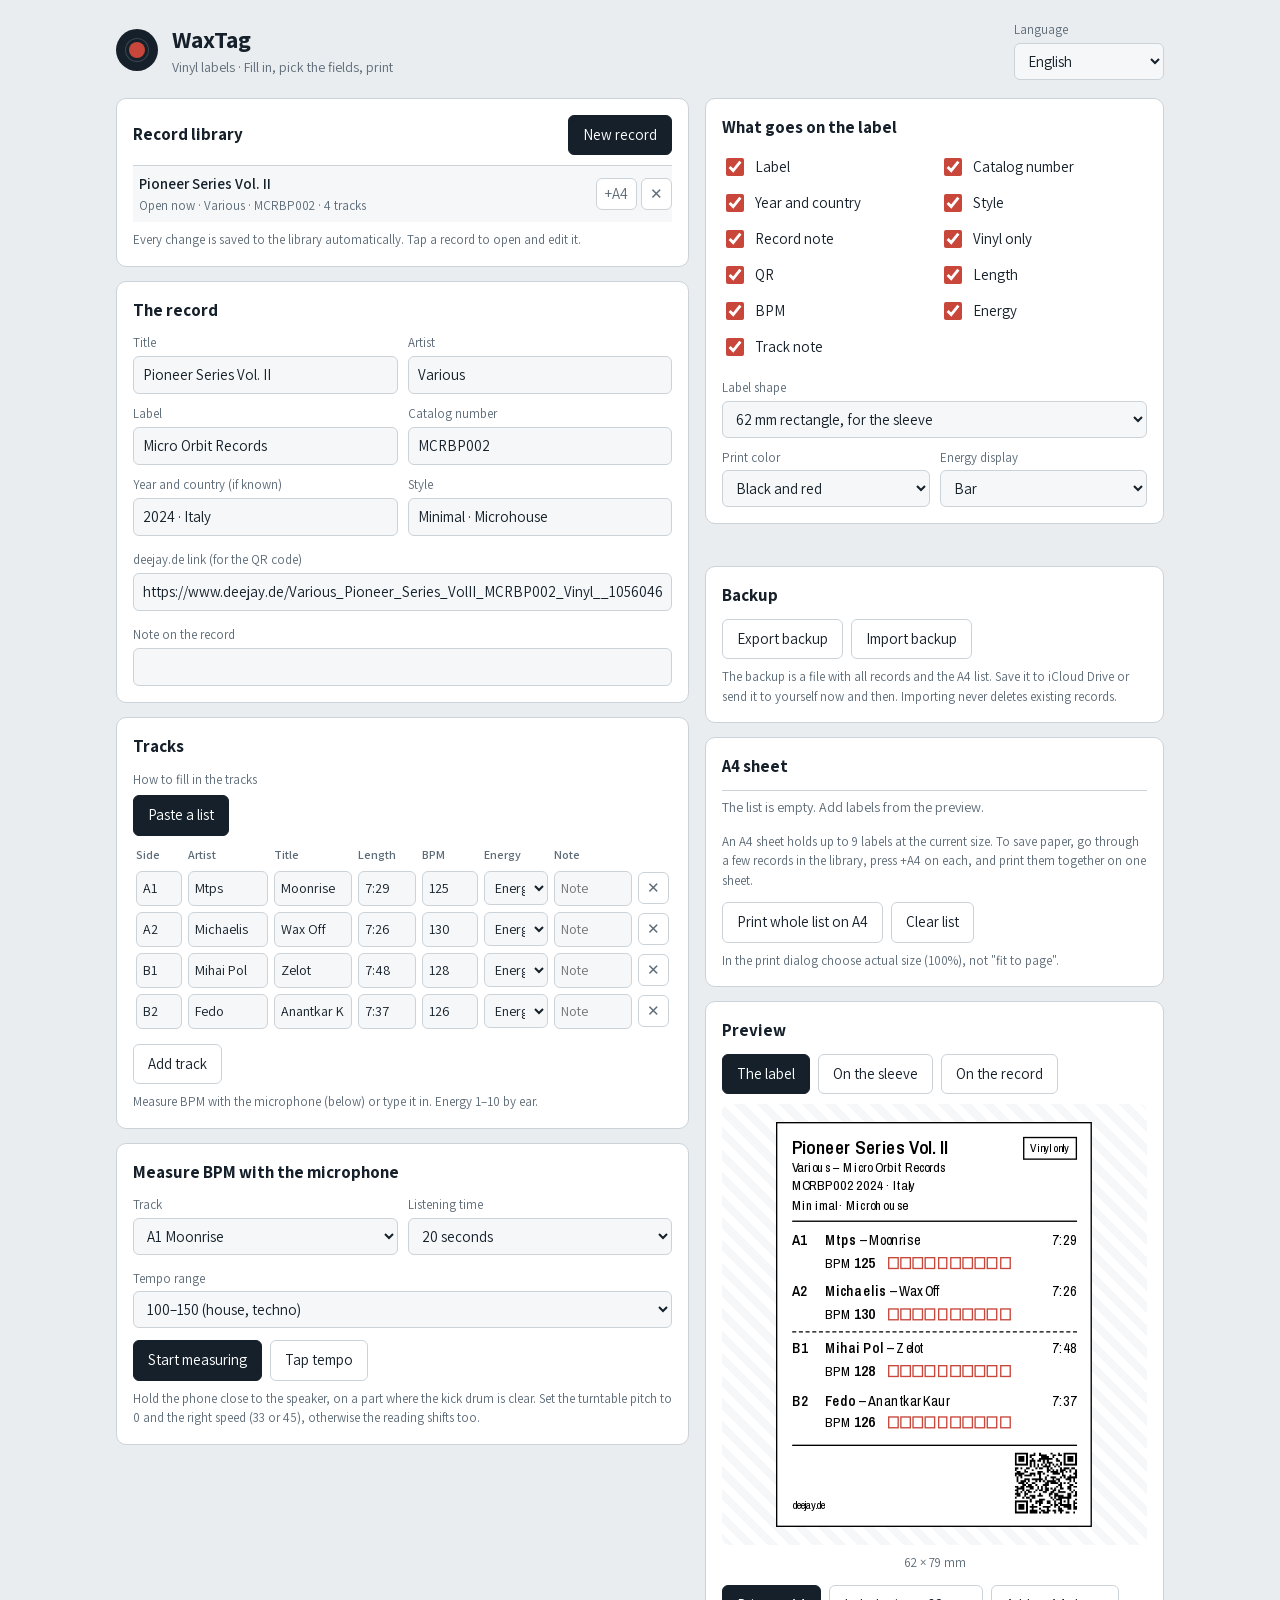
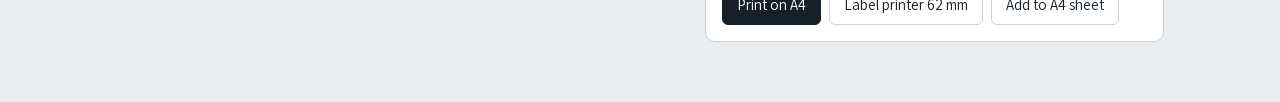
<file: index.html>
<!DOCTYPE html>
<html lang="he" dir="rtl">
<head>
<meta charset="utf-8">
<meta name="viewport" content="width=device-width, initial-scale=1, viewport-fit=cover">
<title>WaxTag</title>
<link href="fonts/fonts.css" rel="stylesheet">
<link rel="manifest" href="manifest.webmanifest">
<link rel="icon" href="icons/icon.svg" type="image/svg+xml">
<link rel="icon" href="icons/icon-32.png" sizes="32x32" type="image/png">
<link rel="apple-touch-icon" href="icons/icon-180.png">
<meta name="theme-color" content="#16202A">
<meta name="apple-mobile-web-app-capable" content="yes">
<meta name="mobile-web-app-capable" content="yes">
<meta name="apple-mobile-web-app-title" content="WaxTag">
<meta name="description" content="Labels for your records: tracks, BPM measured with the microphone, and print-ready stickers.">
<script src="vendor/qrcode.min.js"></script>
<script>
// iOS app: WKWebView ignores window.print(), so hand printing to the native side (AppViewController.swift)
(()=>{const orig=window.print.bind(window);window.print=()=>{const h=window.webkit&&window.webkit.messageHandlers&&window.webkit.messageHandlers.nativePrint;h?h.postMessage(null):orig()}})();
</script>
<style>
:root{--bg:#E9EDF0;--panel:#FFFFFF;--ink:#16202A;--muted:#5E6C78;--line:#CBD3D9;--red:#C8463A;--field:#F5F7F8}
@media (prefers-color-scheme: dark){:root:not([data-theme="light"]){--bg:#12181D;--panel:#1B232A;--ink:#E6EBEF;--muted:#98A6B1;--line:#2E3A43;--field:#151C22}}
:root[data-theme="dark"]{--bg:#12181D;--panel:#1B232A;--ink:#E6EBEF;--muted:#98A6B1;--line:#2E3A43;--field:#151C22}
*{box-sizing:border-box}
body{margin:0;background:var(--bg);color:var(--ink);font-family:Assistant,"Noto Sans JP","Hiragino Sans","Segoe UI",Arial,sans-serif;font-size:16px;line-height:1.5}
.wrap{max-width:1080px;margin:0 auto;padding:max(20px,env(safe-area-inset-top)) 16px 60px}
header{display:flex;align-items:center;gap:14px;margin-bottom:18px;flex-wrap:wrap}
.disc{width:42px;height:42px;border-radius:50%;background:#16202A;display:grid;place-items:center;flex:none}
header .disc>span{width:16px;height:16px;border-radius:50%;background:var(--red);box-shadow:0 0 0 3px #16202A,0 0 0 4px #3a4650}
h1{font-size:24px;margin:0;font-weight:700}
.sub{color:var(--muted);font-size:14px;margin:0}
.langbox{margin-inline-start:auto;min-width:140px}
.grid{display:grid;grid-template-columns:minmax(0,1.25fr) minmax(0,1fr);gap:16px;align-items:start}
@media (max-width:860px){.grid{grid-template-columns:1fr}}
.panel{background:var(--panel);border:1px solid var(--line);border-radius:10px;padding:16px}
.panel h2{font-size:17px;margin:0 0 10px;font-weight:700}
.row{display:grid;grid-template-columns:repeat(2,minmax(0,1fr));gap:10px}
label.f{display:block;font-size:13px;color:var(--muted)}
input[type=text],input[type=url],select{width:100%;font:inherit;font-size:15px;color:var(--ink);background:var(--field);border:1px solid var(--line);border-radius:6px;padding:7px 9px;margin-top:3px}
input:focus-visible,select:focus-visible,button:focus-visible{outline:2px solid var(--red);outline-offset:1px}
.tracks{width:100%;border-collapse:collapse;margin-top:6px}
.tracks th{font-size:12px;color:var(--muted);font-weight:600;text-align:start;padding:4px 3px}
.tracks td{padding:3px}
.tracks input,.tracks select{margin-top:0;padding:6px;font-size:14px}
.tscroll{overflow-x:auto}
@media (max-width:900px){
  .tracks thead{display:none}
  .tracks,.tracks tbody{display:block}
  .tracks tr{display:grid;grid-template-columns:repeat(11,minmax(0,1fr)) 34px;gap:6px;padding:8px 0;border-top:1px solid var(--line)}
  .tracks tr:first-child{border-top:0}
  .tracks td{padding:0;min-width:0}
  .tracks td:nth-child(1){grid-column:span 2}
  .tracks td:nth-child(2),.tracks td:nth-child(3){grid-column:span 5}
  .tracks td:nth-child(4){grid-column:span 2}
  .tracks td:nth-child(5){grid-column:span 2}
  .tracks td:nth-child(6){grid-column:span 3}
  .tracks td:nth-child(7){grid-column:span 4}
  .tracks td:nth-child(8){grid-column:span 1;display:flex;justify-content:center}
  .tracks td:nth-child(8) .x{padding:4px 0;width:34px}
  .tracks input,.tracks select{width:100%}
}
button{font:inherit;font-size:15px;border-radius:6px;padding:8px 14px;border:1px solid var(--line);background:var(--panel);color:var(--ink);cursor:pointer}
button:disabled{opacity:.5;cursor:default}
button.main{background:#16202A;color:#fff;border-color:#16202A}
:root[data-theme="dark"] button.main{background:#E6EBEF;color:#16202A;border-color:#E6EBEF}
@media (prefers-color-scheme: dark){:root:not([data-theme="light"]) button.main{background:#E6EBEF;color:#16202A;border-color:#E6EBEF}}
button.x{padding:4px 8px;color:var(--muted)}
.btns{display:flex;flex-wrap:wrap;gap:8px;margin-top:12px}
.toggles{display:grid;grid-template-columns:repeat(2,minmax(0,1fr));gap:2px 10px}
.toggles label{display:flex;align-items:center;gap:8px;padding:5px 0;font-size:15px;cursor:pointer}
.toggles input{width:18px;height:18px;accent-color:var(--red)}
.gap{height:14px}
.stage{background:repeating-linear-gradient(45deg,var(--field) 0 8px,var(--panel) 8px 16px);border-radius:8px;padding:18px;display:flex;justify-content:center;overflow:auto}
.scale{transform:scale(1.35);transform-origin:top center}
.size{font-size:13px;color:var(--muted);text-align:center;margin-top:8px}
.queue{list-style:none;margin:8px 0 0;padding:0}
.queue li{display:flex;justify-content:space-between;align-items:center;border-top:1px solid var(--line);padding:6px 0;font-size:14px}
.hint{font-size:13px;color:var(--muted);margin:8px 0 0}
/* a strip behind the status bar, so scrolled content never runs under the clock */
body::before{content:"";position:fixed;top:0;left:0;right:0;height:env(safe-area-inset-top);background:var(--bg);z-index:7}
#nav{display:none}
body.steps #nav{display:flex;position:fixed;inset-inline-start:0;inset-inline-end:0;bottom:0;gap:10px;align-items:center;
  background:var(--panel);border-top:1px solid var(--line);padding:10px 12px calc(10px + env(safe-area-inset-bottom));z-index:6}
#nav .mid{flex:1;min-width:0;text-align:center}
#nav .name{font-weight:700;font-size:15px}
#nav .num{font-size:12px;color:var(--muted)}
.dots{display:flex;gap:4px;justify-content:center;margin-top:4px}
.dot{width:16px;height:16px;display:grid;place-items:center}
.dot::before{content:"";width:9px;height:9px;border-radius:50%;border:1px solid var(--line);background:var(--field)}
.dot.on::before{background:var(--red);border-color:var(--red)}
body.steps [data-step]{display:none}
body.steps [data-step].on{display:block}
body.steps .gap{display:none}
body.steps .wrap{padding-bottom:110px}
body.steps .grid{grid-template-columns:1fr}
#viewSel button[aria-pressed="true"]{background:#16202A;color:#fff;border-color:#16202A}
:root[data-theme="dark"] #viewSel button[aria-pressed="true"]{background:#E6EBEF;color:#16202A;border-color:#E6EBEF}
@media (prefers-color-scheme: dark){:root:not([data-theme="light"]) #viewSel button[aria-pressed="true"]{background:#E6EBEF;color:#16202A;border-color:#E6EBEF}}
#mock{width:100%;overflow:hidden}
.mock{position:relative;margin:0 auto;border-radius:2px;max-width:100%}
.mock .lblwrap{position:absolute;transform-origin:top left}
.sleeve{background:linear-gradient(135deg,#d9d2c5,#efeae0);box-shadow:inset 0 0 0 1px rgba(0,0,0,.25),0 2px 10px rgba(0,0,0,.25)}
.sleeve .spine{position:absolute;inset-inline-start:0;top:0;bottom:0;background:rgba(0,0,0,.12)}
.mockdisc{background:radial-gradient(circle at 50% 50%,#1b1b1b 0 12%,#111 12% 13%,#1d1d1d 13% 100%);border-radius:50%;
  box-shadow:0 2px 10px rgba(0,0,0,.35)}
.mockdisc .center{position:absolute;border-radius:50%;background:#C8463A;left:50%;top:50%;transform:translate(-50%,-50%)}
.mockdisc .hole{position:absolute;border-radius:50%;background:var(--panel);left:50%;top:50%;transform:translate(-50%,-50%)}
.modal{position:fixed;inset:0;background:rgba(0,0,0,.45);display:flex;align-items:center;justify-content:center;padding:16px;z-index:10}
.modal .box{background:var(--panel);border:1px solid var(--line);border-radius:10px;padding:16px;max-width:520px;width:100%;max-height:85vh;overflow:auto}
.modal h2{margin:0 0 6px}
.scanlist{list-style:none;margin:10px 0 0;padding:0}
.scanlist li{display:flex;align-items:center;gap:8px;border-top:1px solid var(--line);padding:7px 0}
.scanlist input[type=checkbox]{width:18px;height:18px;accent-color:var(--red);flex:none}
.scanlist .p{font-weight:600;width:28px;flex:none}
.scanlist .n{flex:1;min-width:0;font-size:15px}
.scanlist .n b{font-weight:600}
.scanlist .t{color:var(--muted);font-size:14px}
.phead{display:flex;justify-content:space-between;align-items:center;gap:10px;margin-bottom:10px}
.phead h2{margin:0}
.lib{list-style:none;margin:8px 0 0;padding:0;max-height:320px;overflow-y:auto}
.lib li{display:flex;align-items:center;gap:4px;border-top:1px solid var(--line)}
.lib li.cur{background:var(--field)}
.lib .open{flex:1;min-width:0;text-align:start;border:0;background:none;padding:7px 6px;border-radius:0;display:block}
.lib .open b{display:block;font-weight:600;white-space:nowrap;overflow:hidden;text-overflow:ellipsis}
.lib .meta{display:block;font-size:13px;color:var(--muted);white-space:nowrap;overflow:hidden;text-overflow:ellipsis}
.lib .x{flex:none}
.bar{height:10px;background:var(--field);border:1px solid var(--line);border-radius:5px;margin-top:6px;overflow:hidden}

.lbl{width:62mm;background:#fff;color:#000;padding:2.6mm 2.8mm 2.4mm;direction:ltr;text-align:left;font-family:"Archivo Narrow","Arial Narrow","Noto Sans JP","Hiragino Sans",Arial,sans-serif;border:0.3mm solid #000}
.lbl .top{display:flex;justify-content:space-between;align-items:flex-start;gap:2mm}
.lbl .t{font-size:10.5pt;font-weight:600;line-height:1.15}
.lbl .m{font-size:7.5pt;line-height:1.3}
.lbl .vo{font-size:6.5pt;border:0.25mm solid #000;padding:0.3mm 1.2mm;white-space:nowrap}
.lbl .rule{border-bottom:0.45mm solid #000;margin:1.4mm 0 0.8mm}
.lbl .tr{padding:0.9mm 0}
.lbl .tr.sideend{border-bottom:0.25mm dashed #000;margin-bottom:0.5mm}
.lbl .l1{display:flex;gap:1.5mm;font-size:8pt;line-height:1.25}
.lbl .pos{font-weight:600;width:5mm;flex:none}
.lbl .nm{flex:1;min-width:0;white-space:nowrap;overflow:hidden;text-overflow:ellipsis}
.lbl .nm b{font-weight:600}
.lbl .l2{display:flex;align-items:center;gap:2.5mm;font-size:7.5pt;margin:0.4mm 0 0 6.5mm}
.lbl .bpm b{font-weight:600;font-size:8.5pt}
.lbl .note{font-style:italic}
.lbl.round{position:relative;width:95mm;height:95mm;border-radius:50%;padding:0;border-width:0.3mm;
  display:flex;flex-direction:column;align-items:center;justify-content:center;text-align:center;overflow:hidden}
.lbl.round .half{position:absolute;left:50%;transform:translateX(-50%);width:66mm;max-height:33mm;overflow:hidden;
  display:flex;flex-direction:column}
.lbl.round .half.up{bottom:calc(50% + 5.5mm);justify-content:flex-end}
.lbl.round .half.down{top:calc(50% + 5.5mm);justify-content:flex-start}
.lbl.round .holegap{display:none}
.lbl.round .top{justify-content:center}
.lbl.round .t{font-size:9pt}
.lbl.round .m{font-size:6.8pt}
.lbl.round .rule{margin:1.2mm 0 0}
.lbl.round .l1,.lbl.round .l2{font-size:6.6pt;line-height:1.15}
.lbl.round .tr{padding:0.45mm 0}
.lbl.round .l2{margin-top:0.2mm}
.lbl.round .en i{width:1.8mm;height:1.9mm}
.lbl.round .l1{justify-content:center;gap:2mm}
.lbl.round .nm{flex:0 1 auto;max-width:44mm}
.lbl.round .pos{width:auto}
.lbl.round .l2{margin-left:0;justify-content:flex-start}
.lbl.round .foot{margin-top:1mm;padding-top:0.8mm}
.lbl.round .qr{width:9mm;height:9mm}
.lbl.round .qr img,.lbl.round .qr canvas{width:9mm!important;height:9mm!important}
.lbl.round .vo{font-size:5.8pt}
.lbl.round .hole{position:absolute;width:7.3mm;height:7.3mm;border-radius:50%;border:0.25mm dashed #000;
  left:50%;top:50%;transform:translate(-50%,-50%);z-index:1}
.lbl .l2{flex-wrap:wrap}
.lbl .blank{display:inline-block;width:7mm;border-bottom:0.25mm solid #000}
.lbl .en{display:flex;gap:0.35mm}
.lbl .en i{display:block;width:2.1mm;height:2.3mm;border:0.22mm solid #000}
.lbl .en i.on{background:#000}
.lbl.red .en i{border-color:#C8463A}
.lbl.red .en i.on{background:#C8463A}
.lbl.red .ennum{color:#C8463A}
.lbl .foot{display:flex;justify-content:space-between;align-items:flex-end;border-top:0.45mm solid #000;margin-top:1.2mm;padding-top:1.2mm}
.lbl .foot .m{font-size:6.5pt}
.lbl .qr{width:12mm;height:12mm}
.lbl .qr img,.lbl .qr canvas{width:12mm!important;height:12mm!important;display:block}
#print{display:none}
@media print{
  html,body{background:#fff;margin:0;padding:0;height:auto;overflow:hidden}
  .wrap,#nav,.modal{display:none!important}   /* nothing from the app UI reaches the paper */
  #print{display:block}
  .sheet{position:relative;width:210mm;page-break-after:always;overflow:hidden}
  .sheet:last-child{page-break-after:auto} /* no blank page at the end */
  .cell{position:absolute;outline:0.25mm dashed #444}
  .cell.roundcell{outline:none;border:0.25mm dashed #444;border-radius:50%}
  .cell .lbl,.single .lbl{border:none}
  .tick{position:absolute;background:#000}
  .corner{position:absolute;border:0 solid #000}
  .credit{position:absolute;left:0;right:0;text-align:center;font-family:"Archivo Narrow",Arial,sans-serif;font-size:7pt;color:#555}
}
</style>
<style id="pagesize"></style>
</head>
<body>
<div class="wrap">
<header>
  <div class="disc" aria-hidden="true"><span></span></div>
  <div><h1 data-i="app_title"></h1><p class="sub" data-i="app_sub"></p></div>
  <label class="f langbox"><span data-i="lang"></span><select id="langSel"></select></label>
</header>
<div class="grid">
<div>
  <section class="panel" data-step="0">
    <div class="phead"><h2 data-i="lib_h"></h2><button class="main" id="newRec" data-i="new_rec"></button></div>
    <input type="text" id="libSearch" dir="auto" style="display:none">
    <ul class="lib" id="lib"></ul>
    <p class="hint" data-i="lib_hint"></p>
  </section>
  <div class="gap"></div>
  <section class="panel" data-step="1">
    <h2 data-i="rec_h"></h2>
    <div class="row">
      <label class="f"><span data-i="f_title"></span><input type="text" id="title" dir="auto"></label>
      <label class="f"><span data-i="f_artist"></span><input type="text" id="artist" dir="auto"></label>
      <label class="f"><span data-i="f_label"></span><input type="text" id="label" dir="auto"></label>
      <label class="f"><span data-i="f_cat"></span><input type="text" id="cat" dir="ltr"></label>
      <label class="f"><span data-i="f_year"></span><input type="text" id="year" dir="auto"></label>
      <label class="f"><span data-i="f_style"></span><input type="text" id="style" dir="auto"></label>
    </div>
    <div class="gap"></div>
    <label class="f"><span data-i="f_link"></span><input type="url" id="link" dir="ltr"></label>
    <div class="gap"></div>
    <label class="f"><span data-i="f_note"></span><input type="text" id="note" dir="auto"></label>
  </section>
  <div class="gap"></div>
  <section class="panel" data-step="2">
    <h2 data-i="tracks_h"></h2>
    <p class="hint" style="margin-top:0" data-i="fill_from"></p>
    <div class="btns" style="margin-top:6px"><button class="main" id="scanBtn" data-i="scan" style="display:none"></button><button class="main" id="pasteBtn" data-i="paste"></button></div>
    <p class="hint" data-i="scan_hint" id="scanHint" style="display:none"></p>
    <div class="tscroll">
    <table class="tracks">
      <thead><tr><th style="width:52px" data-i="th_side"></th><th data-i="th_artist"></th><th data-i="th_title"></th><th style="width:64px" data-i="th_time"></th><th style="width:62px">BPM</th><th style="width:70px" data-i="th_energy"></th><th data-i="th_note"></th><th style="width:34px"></th></tr></thead>
      <tbody id="tbody"></tbody>
    </table>
    </div>
    <div class="btns"><button id="addTrack" data-i="add_track"></button></div>
    <p class="hint" data-i="tracks_hint"></p>
  </section>
  <div class="gap"></div>
  <section class="panel" data-step="3">
    <h2 data-i="mic_h"></h2>
    <div class="row">
      <label class="f"><span data-i="m_track"></span><select id="mTrack"></select></label>
      <label class="f"><span data-i="m_dur"></span><select id="mDur"><option value="15"></option><option value="20" selected></option><option value="30"></option></select></label>
    </div>
    <div class="gap"></div>
    <label class="f"><span data-i="m_range"></span><select id="mRange"><option value="100-150" data-i="r_house" selected></option><option value="80-120" data-i="r_down"></option><option value="130-180" data-i="r_fast"></option></select></label>
    <div class="btns"><button class="main" id="mStart" data-i="m_start"></button><button id="tap" data-i="tap"></button></div>
    <div id="mLive" style="display:none;margin-top:12px">
      <div style="display:flex;justify-content:space-between;font-size:14px"><span data-i="listening"></span><span id="mLeft"></span></div>
      <div class="bar"><div id="mLevel" style="height:100%;width:0;background:var(--red);transition:width 80ms"></div></div>
      <div style="height:4px;background:var(--field);border-radius:2px;margin-top:6px;overflow:hidden"><div id="mProg" style="height:100%;width:0;background:var(--muted)"></div></div>
    </div>
    <div id="mResult" style="display:none;margin-top:12px;border-top:1px solid var(--line);padding-top:12px">
      <div style="display:flex;align-items:baseline;gap:10px"><span id="mBpm" style="font-size:40px;font-weight:700;line-height:1" dir="ltr"></span><span id="mUnit" style="color:var(--muted)">BPM</span><span id="mExact" style="color:var(--muted);font-size:13px" dir="ltr"></span></div>
      <div id="mConf" style="font-size:14px;margin-top:6px"></div>
      <div class="btns"><button class="main" id="mUse"></button><button id="mAgain" data-i="m_again"></button></div>
    </div>
    <p class="hint" data-i="mic_hint"></p>
  </section>
</div>
<div>
  <section class="panel" data-step="4">
    <h2 data-i="show_h"></h2>
    <div class="toggles" id="toggles"></div>
    <div class="gap"></div>
    <div class="row">
      <label class="f" style="grid-column:1/-1"><span data-i="f_shape"></span><select id="shape"><option value="rect" data-i="shape_rect"></option><option value="round" data-i="shape_round"></option></select></label>
      <label class="f"><span data-i="f_color"></span><select id="color"><option value="black" data-i="c_black"></option><option value="red" data-i="c_red"></option></select></label>
      <label class="f"><span data-i="f_enmode"></span><select id="enmode"><option value="bar" data-i="en_bar"></option><option value="num" data-i="en_num"></option></select></label>
    </div>
  </section>
  <div class="gap"></div>

  <div class="gap"></div>

  <div class="gap"></div>
  <section class="panel" data-step="0">
    <h2 data-i="backup_h"></h2>
    <div class="btns" style="margin-top:0"><button id="exportB" data-i="export"></button><button id="importB" data-i="import"></button></div>
    <input type="file" id="importFile" accept="application/json,.json" style="display:none">
    <p class="hint" data-i="backup_hint"></p>
  </section>
  <div class="gap"></div>
  <section class="panel" data-step="5">
    <h2 data-i="a4_h"></h2>
    <ul class="queue" id="queue"></ul>
    <p class="hint" id="a4Status"></p>
    <div class="btns"><button id="printA4" data-i="print_all"></button><button id="clearQ" data-i="clear"></button></div>
    <p class="hint" data-i="a4_hint"></p>
  </section>
  <div class="gap"></div>
  <section class="panel" data-step="5">
    <h2 data-i="preview_h"></h2>
    <div class="btns" id="viewSel" style="margin:0 0 10px">
      <button data-view="flat" data-i="view_flat"></button>
      <button data-view="sleeve" data-i="view_sleeve"></button>
      <button data-view="disc" data-i="view_disc"></button>
    </div>
    <div class="stage" id="stage"><div class="scale" id="scaleBox"><div id="preview"></div></div></div>
    <div id="mock" style="display:none"></div>
    <p class="hint" id="mockHint" data-i="mock_hint" style="display:none"></p>
    <p class="hint" id="holeHint" data-i="hole_hint" style="display:none"></p>
    <p class="hint" id="roundFull" style="display:none;color:var(--red)"></p>
    <div class="size" id="size"></div>
    <div class="btns">
      <button class="main" id="printA4b" data-i="print_a4"></button>
      <button id="printOne" data-i="print_label"></button>
      <button id="addQueue" data-i="add_queue"></button>
    </div>
  </section>
</div>
</div>
</div>
<nav id="nav" aria-label="steps">
  <button id="prev" data-i="back"></button>
  <div class="mid"><div class="name" id="stepName"></div><div class="num" id="stepNum"></div><div class="dots" id="dots"></div></div>
  <button class="main" id="next" data-i="next"></button>
</nav>
<div id="print"></div>
<script>
const I18N={
he:{dir:"rtl",name:"עברית",lang:"שפה",app_title:"WaxTag",app_sub:"מדבקות לתקליטים · ממלאים, בוחרים מה מופיע, ומדפיסים",rec_h:"התקליט",f_title:"שם התקליט",f_artist:"אמן",f_label:"לייבל",f_cat:"מספר קטלוגי",f_year:"שנה ומדינה (אם ידוע)",f_style:"סגנון",f_link:"קישור ל-deejay.de (ל-QR)",tracks_h:"הטראקים",th_side:"צד",th_artist:"אמן",th_title:"שם",th_time:"משך",th_energy:"אנרגיה",add_track:"הוספת טראק",del_track:"מחיקת טראק",tracks_hint:"את ה-BPM אפשר למדוד במיקרופון (למטה) או להקליד ידנית. אנרגיה 1–10 לפי האוזן שלך.",mic_h:"מדידת BPM במיקרופון",m_track:"טראק",m_dur:"משך האזנה",dur:"{n} שניות",m_range:"טווח קצב",r_house:"100–150 (האוס, טכנו)",r_down:"80–120 (דאון-טמפו, היפ הופ)",r_fast:"130–180 (טראנס, דראם אנד בס)",m_start:"התחל מדידה",tap:"הקשה בקצב",listening:"מקשיב…",left:"{n} שנ׳",m_again:"מדידה חוזרת",use:"הכנס ל-{p}",conf_high:"ביטחון גבוה",conf_mid:"ביטחון בינוני. כדאי למדוד שוב בקטע עם תוף ברור.",conf_low:"ביטחון נמוך. מדוד שוב, קרוב יותר לרמקול, או השתמש בהקשה בקצב.",silent:"כמעט לא נשמע צליל. קרב את הטלפון לרמקול והגבר את הווליום.",mic_denied:"אין גישה למיקרופון. אשר גישה בדפדפן, ואם זה לא עוזר פתח את הקישור ישירות בספארי או בכרום.",mic_unavail:"המיקרופון לא זמין בתצוגה הזו. פתח את הקישור ישירות בדפדפן של הטלפון.",tap_note:"לפי ההקשות שלך. המשך להקיש כדי לדייק.",mic_hint:"שים את הטלפון קרוב לרמקול, בקטע שהתוף הבסיסי נשמע בו ברור. הפיץ' בפטיפון על 0 ומהירות נכונה (33 או 45), אחרת גם המדידה תזוז.",show_h:"מה יופיע על המדבקה",f_color:"צבע הדפסה",c_black:"שחור בלבד",c_red:"שחור ואדום",f_enmode:"הצגת אנרגיה",en_bar:"פס",en_num:"מספר",preview_h:"תצוגה",size:"62 × {h} מ\"מ",print_a4:"הדפסה על דף A4",print_label:"מדפסת מדבקות 62 מ\"מ",add_queue:"הוספה לדף A4",a4_h:"דף A4",queue_empty:"הרשימה ריקה. הוסף מדבקות מהתצוגה.",print_all:"הדפסת כל הרשימה על A4",clear:"ניקוי הרשימה",a4_hint:"בחלון ההדפסה בוחרים גודל אמיתי (100%), לא \"התאמה לדף\".",remove:"הסרה",lib_h:"ספריית התקליטים",new_rec:"תקליט חדש",search:"חיפוש…",untitled:"ללא שם",n_tracks:"{n} טראקים",now_open:"פתוח עכשיו",add_a4:"הוספה לדף A4",del_rec:"מחיקת התקליט",del_confirm:"למחוק את \"{n}\" מהספרייה?",added_a4:"נוסף לדף A4",lib_hint:"כל שינוי נשמר אוטומטית בספרייה. לוחצים על תקליט כדי לפתוח ולערוך אותו.",backup_h:"גיבוי",export:"ייצוא גיבוי",import:"ייבוא גיבוי",backup_hint:"הגיבוי הוא קובץ עם כל התקליטים ורשימת A4. כדאי לשמור אותו ב-iCloud Drive או לשלוח לעצמך מדי פעם. בייבוא, תקליטים קיימים לא נמחקים.",import_done:"הגיבוי נטען: נוספו {a} תקליטים, עודכנו {u}.",import_bad:"הקובץ הזה לא נראה כמו גיבוי של האפליקציה.",mic_denied_app:"אין גישה למיקרופון. אשר גישה בהגדרות של האייפון, תחת האפליקציה הזו, ונסה שוב.",scan:"צילום רשימת הטראקים",scan_hint:"מצלמים את גב העטיפה או את התווית של התקליט. הטקסט נקרא במכשיר עצמו, בלי אינטרנט, ואפשר לתקן הכול לפני שמוסיפים.",scan_camera:"צילום",scan_library:"בחירה מהתמונות",cancel:"ביטול",scan_wait:"קורא את התמונה…",scan_title:"הטראקים שזוהו",scan_none:"לא זוהו טראקים בתמונה. נסה שוב מקרוב, בתאורה טובה ובלי זווית.",scan_replace:"החלפת הרשימה",scan_append:"הוספה לרשימה",scan_sel:"מסומנים: {n}",paste:"הדבקת רשימה",paste_title:"הדבקת רשימה",paste_ph:"מדביקים כאן את רשימת הטראקים מ-Beatport, מ-Traxsource, מ-Discogs, מ-deejay.de או ממייל הרכישה",paste_hint:"אפשר להעתיק את רשימת הטראקים מהאתר שקנית בו, להדביק, ולתקן מה שצריך. אם יש BPM ברשימה, הוא ייכנס אוטומטית.",paste_do:"פירוק הרשימה",f_note:"הערה על התקליט",th_note:"הערה",type_in:"הקלדה ידנית",fill_from:"איך למלא את הטראקים",s_lib:"ספרייה",s_rec:"התקליט",s_tracks:"טראקים",s_mic:"BPM",s_label:"המדבקה",s_print:"הדפסה",back:"הקודם",next:"הבא",step_of:"שלב {a} מתוך {b}",view_flat:"המדבקה",view_sleeve:"על העטיפה",view_disc:"על התקליט",mock_hint:"כך המדבקה נראית בגודל אמיתי ביחס לעטיפה ולתקליט, לפני שמדפיסים.",rec_found:"פרטי התקליט שזוהו",scan_nothing:"לא זוהו פרטים בתמונה.",made_with:"נוצר ב{app}",cut_hint:"גוזרים לאורך הקווים המקווקווים.",a4_fill:"בדף A4 אחד נכנסות עד {per} מדבקות בגודל הנוכחי. כדי לחסוך בנייר, אפשר לעבור על כמה תקליטים בספרייה, ללחוץ +A4 על כל אחד, ולהדפיס את כולם יחד על אותו דף.",a4_status:"ברשימה: {n} · דפים: {pages} · פנוי בדף האחרון: {free}. אפשר להוסיף עוד תקליטים לפני ההדפסה.",a4_full:"ברשימה: {n} · דפים: {pages}, מלאים.",f_shape:"צורת המדבקה",shape_rect:"מלבן 62 מ\"מ, לעטיפה",shape_round:"עיגול 95 מ\"מ, לתווית התקליט",size_round:"קוטר {d} מ\"מ",hole_hint:"החור במרכז מסומן בקו מקווקו. נוקבים אותו לפני ההדבקה, אחרת המדבקה לא תיכנס על הציר.",round_full:"התוכן לא נכנס במדבקה העגולה. כבה שדות (למשל QR או אנרגיה), קצר שמות, או עבור למדבקה מלבנית.",
 fl:{label:"לייבל",cat:"מספר קטלוגי",year:"שנה ומדינה",style:"סגנון",vo:"Vinyl only",qr:"QR",time:"משך",bpm:"BPM",energy:"אנרגיה",note:"הערה לטראק",rnote:"הערה לתקליט"}},
en:{dir:"ltr",name:"English",lang:"Language",app_title:"WaxTag",app_sub:"Vinyl labels · Fill in, pick the fields, print",rec_h:"The record",f_title:"Title",f_artist:"Artist",f_label:"Label",f_cat:"Catalog number",f_year:"Year and country (if known)",f_style:"Style",f_link:"deejay.de link (for the QR code)",tracks_h:"Tracks",th_side:"Side",th_artist:"Artist",th_title:"Title",th_time:"Length",th_energy:"Energy",add_track:"Add track",del_track:"Delete track",tracks_hint:"Measure BPM with the microphone (below) or type it in. Energy 1–10 by ear.",mic_h:"Measure BPM with the microphone",m_track:"Track",m_dur:"Listening time",dur:"{n} seconds",m_range:"Tempo range",r_house:"100–150 (house, techno)",r_down:"80–120 (downtempo, hip hop)",r_fast:"130–180 (trance, drum and bass)",m_start:"Start measuring",tap:"Tap tempo",listening:"Listening…",left:"{n}s left",m_again:"Measure again",use:"Insert into {p}",conf_high:"High confidence",conf_mid:"Medium confidence. Try again on a part with a clear kick drum.",conf_low:"Low confidence. Measure again closer to the speaker, or use tap tempo.",silent:"Barely any sound picked up. Move the phone closer to the speaker and turn it up.",mic_denied:"No microphone access. Allow it in the browser; if that doesn't help, open the link directly in Safari or Chrome.",mic_unavail:"The microphone isn't available in this view. Open the link directly in your phone's browser.",tap_note:"Based on your taps. Keep tapping to refine.",mic_hint:"Hold the phone close to the speaker, on a part where the kick drum is clear. Set the turntable pitch to 0 and the right speed (33 or 45), otherwise the reading shifts too.",show_h:"What goes on the label",f_color:"Print color",c_black:"Black only",c_red:"Black and red",f_enmode:"Energy display",en_bar:"Bar",en_num:"Number",preview_h:"Preview",size:"62 × {h} mm",print_a4:"Print on A4",print_label:"Label printer 62 mm",add_queue:"Add to A4 sheet",a4_h:"A4 sheet",queue_empty:"The list is empty. Add labels from the preview.",print_all:"Print whole list on A4",clear:"Clear list",a4_hint:"In the print dialog choose actual size (100%), not \"fit to page\".",remove:"Remove",lib_h:"Record library",new_rec:"New record",search:"Search…",untitled:"Untitled",n_tracks:"{n} tracks",now_open:"Open now",add_a4:"Add to A4 sheet",del_rec:"Delete record",del_confirm:"Delete \"{n}\" from the library?",added_a4:"Added to the A4 sheet",lib_hint:"Every change is saved to the library automatically. Tap a record to open and edit it.",backup_h:"Backup",export:"Export backup",import:"Import backup",backup_hint:"The backup is a file with all records and the A4 list. Save it to iCloud Drive or send it to yourself now and then. Importing never deletes existing records.",import_done:"Backup loaded: {a} records added, {u} updated.",import_bad:"This file doesn't look like a backup from this app.",mic_denied_app:"No microphone access. Allow it in the iPhone Settings under this app, then try again.",scan:"Photograph the track list",scan_hint:"Photograph the back of the sleeve or the record label. The text is read on the device itself, without internet, and you can fix everything before adding it.",scan_camera:"Take a photo",scan_library:"Choose from Photos",cancel:"Cancel",scan_wait:"Reading the photo…",scan_title:"Tracks found",scan_none:"No tracks were found in the photo. Try again from closer up, in good light and straight on.",scan_replace:"Replace the list",scan_append:"Add to the list",scan_sel:"Selected: {n}",paste:"Paste a list",paste_title:"Paste a list",paste_ph:"Paste the track list here, from Beatport, Traxsource, Discogs, deejay.de or your purchase email",paste_hint:"Copy the track list from the shop you bought the record in, paste it, and fix whatever needs fixing. A BPM in the list is picked up automatically.",paste_do:"Read the list",f_note:"Note on the record",th_note:"Note",type_in:"Type them in",fill_from:"How to fill in the tracks",s_lib:"Library",s_rec:"Record",s_tracks:"Tracks",s_mic:"BPM",s_label:"Label",s_print:"Print",back:"Back",next:"Next",step_of:"Step {a} of {b}",view_flat:"The label",view_sleeve:"On the sleeve",view_disc:"On the record",mock_hint:"This is the label at its real size next to the sleeve and the record, before you print.",rec_found:"Record details found",scan_nothing:"Nothing was found in the photo.",made_with:"Made with {app}",cut_hint:"Cut along the dashed lines.",a4_fill:"An A4 sheet holds up to {per} labels at the current size. To save paper, go through a few records in the library, press +A4 on each, and print them together on one sheet.",a4_status:"In the list: {n} · Sheets: {pages} · Free on the last sheet: {free}. You can add more records before printing.",a4_full:"In the list: {n} · Sheets: {pages}, all full.",f_shape:"Label shape",shape_rect:"62 mm rectangle, for the sleeve",shape_round:"95 mm circle, for the record label",size_round:"{d} mm across",hole_hint:"The spindle hole in the middle is marked with a dashed circle. Punch it before sticking, or the label will not go over the spindle.",round_full:"The content does not fit the round label. Turn fields off (the QR or the energy bar, for example), shorten names, or switch back to the rectangle.",
 fl:{label:"Label",cat:"Catalog number",year:"Year and country",style:"Style",vo:"Vinyl only",qr:"QR",time:"Length",bpm:"BPM",energy:"Energy",note:"Track note",rnote:"Record note"}},
de:{dir:"ltr",name:"Deutsch",lang:"Sprache",app_title:"WaxTag",app_sub:"Vinyl-Etiketten · Ausfüllen, Felder wählen, drucken",rec_h:"Die Platte",f_title:"Titel",f_artist:"Künstler",f_label:"Label",f_cat:"Katalognummer",f_year:"Jahr und Land (falls bekannt)",f_style:"Stil",f_link:"Link zu deejay.de (für den QR-Code)",tracks_h:"Tracks",th_side:"Seite",th_artist:"Künstler",th_title:"Titel",th_time:"Länge",th_energy:"Energie",add_track:"Track hinzufügen",del_track:"Track löschen",tracks_hint:"BPM per Mikrofon messen (unten) oder von Hand eintragen. Energie 1–10 nach Gehör.",mic_h:"BPM per Mikrofon messen",m_track:"Track",m_dur:"Messdauer",dur:"{n} Sekunden",m_range:"Tempobereich",r_house:"100–150 (House, Techno)",r_down:"80–120 (Downtempo, Hip-Hop)",r_fast:"130–180 (Trance, Drum & Bass)",m_start:"Messung starten",tap:"Tap-Tempo",listening:"Hört zu…",left:"noch {n} s",m_again:"Erneut messen",use:"In {p} eintragen",conf_high:"Hohe Sicherheit",conf_mid:"Mittlere Sicherheit. Besser an einer Stelle mit klarer Bassdrum erneut messen.",conf_low:"Geringe Sicherheit. Näher am Lautsprecher erneut messen oder Tap-Tempo nutzen.",silent:"Kaum Signal. Handy näher an den Lautsprecher halten und lauter drehen.",mic_denied:"Kein Mikrofonzugriff. Zugriff im Browser erlauben; falls das nicht hilft, den Link direkt in Safari oder Chrome öffnen.",mic_unavail:"Das Mikrofon ist in dieser Ansicht nicht verfügbar. Öffne den Link direkt im Browser des Handys.",tap_note:"Nach deinen Taps. Weiter tippen für mehr Genauigkeit.",mic_hint:"Handy nah an den Lautsprecher, an einer Stelle mit klarer Bassdrum. Pitch am Plattenspieler auf 0 und richtige Geschwindigkeit (33 oder 45), sonst verschiebt sich auch die Messung.",show_h:"Was aufs Etikett kommt",f_color:"Druckfarbe",c_black:"Nur Schwarz",c_red:"Schwarz und Rot",f_enmode:"Energie-Anzeige",en_bar:"Balken",en_num:"Zahl",preview_h:"Vorschau",size:"62 × {h} mm",print_a4:"Auf A4 drucken",print_label:"Etikettendrucker 62 mm",add_queue:"Zum A4-Bogen hinzufügen",a4_h:"A4-Bogen",queue_empty:"Die Liste ist leer. Füge Etiketten aus der Vorschau hinzu.",print_all:"Ganze Liste auf A4 drucken",clear:"Liste leeren",a4_hint:"Im Druckdialog Originalgröße (100 %) wählen, nicht „An Seite anpassen“.",remove:"Entfernen",lib_h:"Plattensammlung",new_rec:"Neue Platte",search:"Suchen…",untitled:"Ohne Titel",n_tracks:"{n} Tracks",now_open:"Gerade geöffnet",add_a4:"Zum A4-Bogen hinzufügen",del_rec:"Platte löschen",del_confirm:"„{n}“ aus der Sammlung löschen?",added_a4:"Zum A4-Bogen hinzugefügt",lib_hint:"Jede Änderung wird automatisch gespeichert. Tippe auf eine Platte, um sie zu öffnen und zu bearbeiten.",backup_h:"Sicherung",export:"Sicherung exportieren",import:"Sicherung importieren",backup_hint:"Die Sicherung ist eine Datei mit allen Platten und der A4-Liste. Speichere sie ab und zu in iCloud Drive oder schick sie dir selbst. Beim Import wird nichts gelöscht.",import_done:"Sicherung geladen: {a} Platten hinzugefügt, {u} aktualisiert.",import_bad:"Diese Datei sieht nicht wie eine Sicherung dieser App aus.",mic_denied_app:"Kein Mikrofonzugriff. Erlaube ihn in den iPhone-Einstellungen bei dieser App und versuche es erneut.",scan:"Trackliste fotografieren",scan_hint:"Fotografiere die Rückseite der Hülle oder das Label. Der Text wird direkt auf dem Gerät gelesen, ohne Internet, und du kannst alles vor dem Übernehmen korrigieren.",scan_camera:"Foto aufnehmen",scan_library:"Aus Fotos wählen",cancel:"Abbrechen",scan_wait:"Foto wird gelesen…",scan_title:"Gefundene Tracks",scan_none:"Im Foto wurden keine Tracks gefunden. Versuche es näher, bei gutem Licht und frontal.",scan_replace:"Liste ersetzen",scan_append:"Zur Liste hinzufügen",scan_sel:"Ausgewählt: {n}",paste:"Liste einfügen",paste_title:"Liste einfügen",paste_ph:"Füge hier die Trackliste ein, aus Beatport, Traxsource, Discogs, deejay.de oder deiner Kaufbestätigung",paste_hint:"Kopiere die Trackliste aus dem Shop, in dem du die Platte gekauft hast, füge sie ein und korrigiere, was nötig ist. Ein BPM in der Liste wird automatisch übernommen.",paste_do:"Liste einlesen",f_note:"Notiz zur Platte",th_note:"Notiz",type_in:"Selbst eintippen",fill_from:"Wie die Tracks hineinkommen",s_lib:"Sammlung",s_rec:"Platte",s_tracks:"Tracks",s_mic:"BPM",s_label:"Etikett",s_print:"Drucken",back:"Zurück",next:"Weiter",step_of:"Schritt {a} von {b}",view_flat:"Das Etikett",view_sleeve:"Auf der Hülle",view_disc:"Auf der Platte",mock_hint:"So groß ist das Etikett wirklich im Verhältnis zu Hülle und Platte, noch vor dem Druck.",rec_found:"Gefundene Plattenangaben",scan_nothing:"Auf dem Foto wurde nichts gefunden.",made_with:"Erstellt mit {app}",cut_hint:"Entlang der gestrichelten Linien schneiden.",a4_fill:"Auf ein A4-Blatt passen bei dieser Größe bis zu {per} Etiketten. Um Papier zu sparen, gehe ein paar Platten in der Sammlung durch, drücke bei jeder +A4 und drucke alle zusammen auf ein Blatt.",a4_status:"In der Liste: {n} · Blätter: {pages} · Frei auf dem letzten Blatt: {free}. Vor dem Druck kannst du weitere Platten hinzufügen.",a4_full:"In der Liste: {n} · Blätter: {pages}, alle voll.",f_shape:"Etikettenform",shape_rect:"62-mm-Rechteck, für die Hülle",shape_round:"95-mm-Kreis, für das Plattenlabel",size_round:"{d} mm Durchmesser",hole_hint:"Das Mittelloch ist gestrichelt markiert. Vor dem Aufkleben ausstanzen, sonst passt das Etikett nicht über den Dorn.",round_full:"Der Inhalt passt nicht auf das runde Etikett. Schalte Felder ab (z. B. QR oder Energie), kürze Namen oder wechsle zum Rechteck.",
 fl:{label:"Label",cat:"Katalognummer",year:"Jahr und Land",style:"Stil",vo:"Vinyl only",qr:"QR",time:"Länge",bpm:"BPM",energy:"Energie",note:"Track-Notiz",rnote:"Platten-Notiz"}},
es:{dir:"ltr",name:"Español",lang:"Idioma",app_title:"WaxTag",app_sub:"Etiquetas para vinilos · Rellena, elige los campos e imprime",rec_h:"El disco",f_title:"Título",f_artist:"Artista",f_label:"Sello",f_cat:"Número de catálogo",f_year:"Año y país (si se conoce)",f_style:"Estilo",f_link:"Enlace a deejay.de (para el QR)",tracks_h:"Temas",th_side:"Cara",th_artist:"Artista",th_title:"Título",th_time:"Duración",th_energy:"Energía",add_track:"Añadir tema",del_track:"Borrar tema",tracks_hint:"Mide el BPM con el micrófono (abajo) o escríbelo a mano. Energía de 1 a 10 a oído.",mic_h:"Medir BPM con el micrófono",m_track:"Tema",m_dur:"Tiempo de escucha",dur:"{n} segundos",m_range:"Rango de tempo",r_house:"100–150 (house, techno)",r_down:"80–120 (downtempo, hip hop)",r_fast:"130–180 (trance, drum and bass)",m_start:"Empezar medición",tap:"Marcar el ritmo",listening:"Escuchando…",left:"quedan {n} s",m_again:"Medir otra vez",use:"Poner en {p}",conf_high:"Confianza alta",conf_mid:"Confianza media. Mejor medir otra vez en una parte con el bombo claro.",conf_low:"Confianza baja. Mide otra vez más cerca del altavoz o marca el ritmo.",silent:"Apenas se oye sonido. Acerca el móvil al altavoz y sube el volumen.",mic_denied:"Sin acceso al micrófono. Permite el acceso en el navegador; si no funciona, abre el enlace directamente en Safari o Chrome.",mic_unavail:"El micrófono no está disponible en esta vista. Abre el enlace directamente en el navegador del móvil.",tap_note:"Según tus toques. Sigue marcando para afinar.",mic_hint:"Pon el móvil cerca del altavoz, en una parte donde el bombo se oiga claro. Pitch del tocadiscos a 0 y velocidad correcta (33 o 45); si no, la medición también se desvía.",show_h:"Qué aparece en la etiqueta",f_color:"Color de impresión",c_black:"Solo negro",c_red:"Negro y rojo",f_enmode:"Mostrar energía",en_bar:"Barra",en_num:"Número",preview_h:"Vista previa",size:"62 × {h} mm",print_a4:"Imprimir en A4",print_label:"Impresora de etiquetas 62 mm",add_queue:"Añadir a la hoja A4",a4_h:"Hoja A4",queue_empty:"La lista está vacía. Añade etiquetas desde la vista previa.",print_all:"Imprimir toda la lista en A4",clear:"Vaciar la lista",a4_hint:"En el diálogo de impresión elige tamaño real (100 %), no «ajustar a la página».",remove:"Quitar",lib_h:"Biblioteca de discos",new_rec:"Disco nuevo",search:"Buscar…",untitled:"Sin título",n_tracks:"{n} temas",now_open:"Abierto ahora",add_a4:"Añadir a la hoja A4",del_rec:"Borrar disco",del_confirm:"¿Borrar «{n}» de la biblioteca?",added_a4:"Añadido a la hoja A4",lib_hint:"Cada cambio se guarda solo en la biblioteca. Toca un disco para abrirlo y editarlo.",backup_h:"Copia de seguridad",export:"Exportar copia",import:"Importar copia",backup_hint:"La copia es un archivo con todos los discos y la lista A4. Guárdala de vez en cuando en iCloud Drive o envíatela. Al importar no se borra nada.",import_done:"Copia cargada: {a} discos añadidos, {u} actualizados.",import_bad:"Este archivo no parece una copia de esta app.",mic_denied_app:"Sin acceso al micrófono. Permítelo en los Ajustes del iPhone, en esta app, y vuelve a intentarlo.",scan:"Fotografiar la lista de temas",scan_hint:"Fotografía la parte de atrás de la funda o la etiqueta del disco. El texto se lee en el propio dispositivo, sin internet, y puedes corregirlo todo antes de añadirlo.",scan_camera:"Hacer foto",scan_library:"Elegir de Fotos",cancel:"Cancelar",scan_wait:"Leyendo la foto…",scan_title:"Temas encontrados",scan_none:"No se encontraron temas en la foto. Prueba de nuevo más cerca, con buena luz y de frente.",scan_replace:"Reemplazar la lista",scan_append:"Añadir a la lista",scan_sel:"Seleccionados: {n}",paste:"Pegar una lista",paste_title:"Pegar una lista",paste_ph:"Pega aquí la lista de temas, de Beatport, Traxsource, Discogs, deejay.de o del correo de compra",paste_hint:"Copia la lista de temas de la tienda donde compraste el disco, pégala y corrige lo que haga falta. Si la lista trae BPM, se rellena solo.",paste_do:"Leer la lista",f_note:"Nota sobre el disco",th_note:"Nota",type_in:"Escribirlos a mano",fill_from:"Cómo rellenar los temas",s_lib:"Biblioteca",s_rec:"Disco",s_tracks:"Temas",s_mic:"BPM",s_label:"Etiqueta",s_print:"Imprimir",back:"Atrás",next:"Siguiente",step_of:"Paso {a} de {b}",view_flat:"La etiqueta",view_sleeve:"En la funda",view_disc:"En el disco",mock_hint:"Así es la etiqueta a tamaño real junto a la funda y al disco, antes de imprimir.",rec_found:"Datos del disco encontrados",scan_nothing:"No se encontró nada en la foto.",made_with:"Creado con {app}",cut_hint:"Corta por las líneas discontinuas.",a4_fill:"En una hoja A4 caben hasta {per} etiquetas con el tamaño actual. Para ahorrar papel, recorre varios discos de la biblioteca, pulsa +A4 en cada uno e imprímelos juntos en una sola hoja.",a4_status:"En la lista: {n} · Hojas: {pages} · Libres en la última hoja: {free}. Puedes añadir más discos antes de imprimir.",a4_full:"En la lista: {n} · Hojas: {pages}, todas completas.",f_shape:"Forma de la etiqueta",shape_rect:"Rectángulo de 62 mm, para la funda",shape_round:"Círculo de 95 mm, para la etiqueta del disco",size_round:"{d} mm de diámetro",hole_hint:"El agujero central está marcado con una línea discontinua. Perfóralo antes de pegar o la etiqueta no entrará en el eje.",round_full:"El contenido no cabe en la etiqueta redonda. Desactiva campos (el QR o la energía, por ejemplo), acorta nombres o vuelve al rectángulo.",
 fl:{label:"Sello",cat:"Nº de catálogo",year:"Año y país",style:"Estilo",vo:"Vinyl only",qr:"QR",time:"Duración",bpm:"BPM",energy:"Energía",note:"Nota del tema",rnote:"Nota del disco"}},
fr:{dir:"ltr",name:"Français",lang:"Langue",app_title:"WaxTag",app_sub:"Étiquettes pour vinyles · Remplir, choisir les champs, imprimer",rec_h:"Le disque",f_title:"Titre",f_artist:"Artiste",f_label:"Label",f_cat:"Référence catalogue",f_year:"Année et pays (si connus)",f_style:"Style",f_link:"Lien deejay.de (pour le QR)",tracks_h:"Morceaux",th_side:"Face",th_artist:"Artiste",th_title:"Titre",th_time:"Durée",th_energy:"Énergie",add_track:"Ajouter un morceau",del_track:"Supprimer le morceau",tracks_hint:"Mesurez le BPM au micro (ci-dessous) ou saisissez-le à la main. Énergie de 1 à 10 à l'oreille.",mic_h:"Mesurer le BPM au micro",m_track:"Morceau",m_dur:"Durée d'écoute",dur:"{n} secondes",m_range:"Plage de tempo",r_house:"100–150 (house, techno)",r_down:"80–120 (downtempo, hip-hop)",r_fast:"130–180 (trance, drum and bass)",m_start:"Lancer la mesure",tap:"Taper le tempo",listening:"Écoute…",left:"encore {n} s",m_again:"Mesurer à nouveau",use:"Insérer dans {p}",conf_high:"Fiabilité élevée",conf_mid:"Fiabilité moyenne. Mieux vaut remesurer sur un passage où la grosse caisse est nette.",conf_low:"Fiabilité faible. Remesurez plus près de l'enceinte ou tapez le tempo.",silent:"Presque aucun son capté. Approchez le téléphone de l'enceinte et montez le volume.",mic_denied:"Pas d'accès au micro. Autorisez-le dans le navigateur ; sinon, ouvrez le lien directement dans Safari ou Chrome.",mic_unavail:"Le micro n'est pas disponible dans cet affichage. Ouvrez le lien directement dans le navigateur du téléphone.",tap_note:"D'après vos tapes. Continuez pour affiner.",mic_hint:"Placez le téléphone près de l'enceinte, sur un passage où la grosse caisse est nette. Pitch de la platine à 0 et bonne vitesse (33 ou 45), sinon la mesure sera faussée.",show_h:"Ce qui figure sur l'étiquette",f_color:"Couleur d'impression",c_black:"Noir seulement",c_red:"Noir et rouge",f_enmode:"Affichage de l'énergie",en_bar:"Barre",en_num:"Chiffre",preview_h:"Aperçu",size:"62 × {h} mm",print_a4:"Imprimer sur A4",print_label:"Imprimante d'étiquettes 62 mm",add_queue:"Ajouter à la feuille A4",a4_h:"Feuille A4",queue_empty:"La liste est vide. Ajoutez des étiquettes depuis l'aperçu.",print_all:"Imprimer toute la liste sur A4",clear:"Vider la liste",a4_hint:"Dans la fenêtre d'impression, choisissez la taille réelle (100 %), pas « ajuster à la page ».",remove:"Retirer",lib_h:"Bibliothèque de disques",new_rec:"Nouveau disque",search:"Rechercher…",untitled:"Sans titre",n_tracks:"{n} morceaux",now_open:"Ouvert",add_a4:"Ajouter à la feuille A4",del_rec:"Supprimer le disque",del_confirm:"Supprimer « {n} » de la bibliothèque ?",added_a4:"Ajouté à la feuille A4",lib_hint:"Chaque modification est enregistrée automatiquement. Touchez un disque pour l'ouvrir et le modifier.",backup_h:"Sauvegarde",export:"Exporter la sauvegarde",import:"Importer une sauvegarde",backup_hint:"La sauvegarde est un fichier avec tous les disques et la liste A4. Enregistrez-la de temps en temps dans iCloud Drive ou envoyez-la-vous. L'import ne supprime rien.",import_done:"Sauvegarde chargée : {a} disques ajoutés, {u} mis à jour.",import_bad:"Ce fichier ne ressemble pas à une sauvegarde de cette app.",mic_denied_app:"Pas d'accès au micro. Autorisez-le dans les Réglages de l'iPhone, pour cette app, puis réessayez.",scan:"Photographier la liste",scan_hint:"Photographiez le dos de la pochette ou l'étiquette du disque. Le texte est lu sur l'appareil, sans internet, et vous pouvez tout corriger avant de l'ajouter.",scan_camera:"Prendre une photo",scan_library:"Choisir dans Photos",cancel:"Annuler",scan_wait:"Lecture de la photo…",scan_title:"Morceaux trouvés",scan_none:"Aucun morceau trouvé sur la photo. Réessayez de plus près, avec une bonne lumière et bien en face.",scan_replace:"Remplacer la liste",scan_append:"Ajouter à la liste",scan_sel:"Sélectionnés : {n}",paste:"Coller une liste",paste_title:"Coller une liste",paste_ph:"Collez ici la liste des morceaux, depuis Beatport, Traxsource, Discogs, deejay.de ou votre e-mail d'achat",paste_hint:"Copiez la liste des morceaux depuis la boutique où vous avez acheté le disque, collez-la et corrigez ce qu'il faut. Un BPM présent dans la liste est repris automatiquement.",paste_do:"Lire la liste",f_note:"Note sur le disque",th_note:"Note",type_in:"Les saisir à la main",fill_from:"Comment remplir les morceaux",s_lib:"Bibliothèque",s_rec:"Disque",s_tracks:"Morceaux",s_mic:"BPM",s_label:"Étiquette",s_print:"Imprimer",back:"Retour",next:"Suivant",step_of:"Étape {a} sur {b}",view_flat:"L'étiquette",view_sleeve:"Sur la pochette",view_disc:"Sur le disque",mock_hint:"Voici l'étiquette à taille réelle par rapport à la pochette et au disque, avant l'impression.",rec_found:"Informations trouvées sur le disque",scan_nothing:"Rien n'a été trouvé sur la photo.",made_with:"Créé avec {app}",cut_hint:"Découpez le long des pointillés.",a4_fill:"Une feuille A4 contient jusqu'à {per} étiquettes à la taille actuelle. Pour économiser du papier, parcourez plusieurs disques de la bibliothèque, appuyez sur +A4 pour chacun, et imprimez-les ensemble sur une seule feuille.",a4_status:"Dans la liste : {n} · Feuilles : {pages} · Places libres sur la dernière feuille : {free}. Vous pouvez ajouter d'autres disques avant d'imprimer.",a4_full:"Dans la liste : {n} · Feuilles : {pages}, toutes pleines.",f_shape:"Forme de l'étiquette",shape_rect:"Rectangle 62 mm, pour la pochette",shape_round:"Cercle 95 mm, pour l'étiquette du disque",size_round:"{d} mm de diamètre",hole_hint:"Le trou central est marqué en pointillés. Percez-le avant de coller, sinon l'étiquette ne passera pas sur l'axe.",round_full:"Le contenu ne tient pas sur l'étiquette ronde. Désactivez des champs (le QR ou l'énergie), raccourcissez les noms, ou revenez au rectangle.",
 fl:{label:"Label",cat:"Réf. catalogue",year:"Année et pays",style:"Style",vo:"Vinyl only",qr:"QR",time:"Durée",bpm:"BPM",energy:"Énergie",note:"Note du morceau",rnote:"Note du disque"}},
ru:{dir:"ltr",name:"Русский",lang:"Язык",app_title:"WaxTag",app_sub:"Этикетки для пластинок · Заполните, выберите поля, печатайте",rec_h:"Пластинка",f_title:"Название",f_artist:"Исполнитель",f_label:"Лейбл",f_cat:"Каталожный номер",f_year:"Год и страна (если известно)",f_style:"Стиль",f_link:"Ссылка на deejay.de (для QR-кода)",tracks_h:"Треки",th_side:"Сторона",th_artist:"Исполнитель",th_title:"Название",th_time:"Длительность",th_energy:"Энергия",add_track:"Добавить трек",del_track:"Удалить трек",tracks_hint:"BPM можно измерить микрофоном (ниже) или ввести вручную. Энергия от 1 до 10 на слух.",mic_h:"Измерение BPM микрофоном",m_track:"Трек",m_dur:"Время прослушивания",dur:"{n} секунд",m_range:"Диапазон темпа",r_house:"100–150 (хаус, техно)",r_down:"80–120 (даунтемпо, хип-хоп)",r_fast:"130–180 (транс, драм-н-бейс)",m_start:"Начать измерение",tap:"Отбить темп",listening:"Слушаю…",left:"осталось {n} с",m_again:"Измерить снова",use:"Вставить в {p}",conf_high:"Высокая точность",conf_mid:"Средняя точность. Лучше измерить снова там, где бочка слышна чётко.",conf_low:"Низкая точность. Измерьте снова ближе к колонке или отбейте темп вручную.",silent:"Звука почти не слышно. Поднесите телефон ближе к колонке и прибавьте громкость.",mic_denied:"Нет доступа к микрофону. Разрешите его в браузере, а если не поможет — откройте ссылку прямо в Safari или Chrome.",mic_unavail:"Микрофон недоступен в этом окне. Откройте ссылку прямо в браузере телефона.",tap_note:"По вашим нажатиям. Продолжайте отбивать для точности.",mic_hint:"Держите телефон близко к колонке, на участке с чёткой бочкой. Питч на вертушке — 0, скорость правильная (33 или 45), иначе результат тоже сместится.",show_h:"Что попадёт на этикетку",f_color:"Цвет печати",c_black:"Только чёрный",c_red:"Чёрный и красный",f_enmode:"Показ энергии",en_bar:"Полоса",en_num:"Число",preview_h:"Просмотр",size:"62 × {h} мм",print_a4:"Печать на A4",print_label:"Принтер этикеток 62 мм",add_queue:"Добавить на лист A4",a4_h:"Лист A4",queue_empty:"Список пуст. Добавьте этикетки из просмотра.",print_all:"Напечатать весь список на A4",clear:"Очистить список",a4_hint:"В окне печати выберите реальный размер (100%), а не «по размеру страницы».",remove:"Убрать",lib_h:"Фонотека",new_rec:"Новая пластинка",search:"Поиск…",untitled:"Без названия",n_tracks:"{n} треков",now_open:"Открыта сейчас",add_a4:"Добавить на лист A4",del_rec:"Удалить пластинку",del_confirm:"Удалить «{n}» из фонотеки?",added_a4:"Добавлено на лист A4",lib_hint:"Каждое изменение сохраняется в фонотеку само. Нажмите на пластинку, чтобы открыть и изменить её.",backup_h:"Резервная копия",export:"Выгрузить копию",import:"Загрузить копию",backup_hint:"Копия — это файл со всеми пластинками и списком A4. Время от времени сохраняйте его в iCloud Drive или отправляйте себе. Загрузка копии ничего не удаляет.",import_done:"Копия загружена: добавлено {a}, обновлено {u}.",import_bad:"Этот файл не похож на копию из этого приложения.",mic_denied_app:"Нет доступа к микрофону. Разрешите его в настройках iPhone для этого приложения и попробуйте снова.",scan:"Сфотографировать список треков",scan_hint:"Сфотографируйте оборот конверта или этикетку пластинки. Текст распознаётся прямо на устройстве, без интернета, и всё можно поправить перед добавлением.",scan_camera:"Сделать фото",scan_library:"Выбрать из фото",cancel:"Отмена",scan_wait:"Читаю фото…",scan_title:"Найденные треки",scan_none:"На фото не найдено треков. Снимите ближе, при хорошем свете и прямо.",scan_replace:"Заменить список",scan_append:"Добавить к списку",scan_sel:"Выбрано: {n}",paste:"Вставить список",paste_title:"Вставка списка",paste_ph:"Вставьте сюда список треков из Beatport, Traxsource, Discogs, deejay.de или из письма о покупке",paste_hint:"Скопируйте список треков в магазине, где купили пластинку, вставьте его и поправьте что нужно. BPM из списка подставляется сам.",paste_do:"Разобрать список",f_note:"Заметка о пластинке",th_note:"Заметка",type_in:"Ввести вручную",fill_from:"Как заполнить треки",s_lib:"Фонотека",s_rec:"Пластинка",s_tracks:"Треки",s_mic:"BPM",s_label:"Этикетка",s_print:"Печать",back:"Назад",next:"Далее",step_of:"Шаг {a} из {b}",view_flat:"Этикетка",view_sleeve:"На конверте",view_disc:"На пластинке",mock_hint:"Так этикетка выглядит в реальном размере рядом с конвертом и пластинкой, ещё до печати.",rec_found:"Найденные данные пластинки",scan_nothing:"На фото ничего не найдено.",made_with:"Сделано в {app}",cut_hint:"Режьте по пунктирным линиям.",a4_fill:"На лист A4 при текущем размере помещается до {per} этикеток. Чтобы экономить бумагу, пройдитесь по нескольким пластинкам в фонотеке, нажмите +A4 на каждой и напечатайте их вместе на одном листе.",a4_status:"В списке: {n} · Листов: {pages} · Свободно на последнем листе: {free}. Перед печатью можно добавить ещё пластинки.",a4_full:"В списке: {n} · Листов: {pages}, все заполнены.",f_shape:"Форма этикетки",shape_rect:"Прямоугольник 62 мм, для конверта",shape_round:"Круг 95 мм, для этикетки пластинки",size_round:"{d} мм в диаметре",hole_hint:"Центральное отверстие отмечено пунктиром. Пробейте его перед наклейкой, иначе этикетка не сядет на штырь.",round_full:"Содержимое не помещается на круглую этикетку. Отключите поля (например, QR или энергию), сократите названия или вернитесь к прямоугольной.",
 fl:{label:"Лейбл",cat:"Каталожный номер",year:"Год и страна",style:"Стиль",vo:"Vinyl only",qr:"QR",time:"Длительность",bpm:"BPM",energy:"Энергия",note:"Заметка трека",rnote:"Заметка пластинки"}},
ja:{dir:"ltr",name:"日本語",lang:"言語",app_title:"WaxTag",app_sub:"レコード用ラベル：入力して、表示項目を選んで、印刷",rec_h:"レコード",f_title:"タイトル",f_artist:"アーティスト",f_label:"レーベル",f_cat:"カタログ番号",f_year:"年と国（わかる場合）",f_style:"スタイル",f_link:"deejay.de のリンク（QRコード用）",tracks_h:"トラック",th_side:"面",th_artist:"アーティスト",th_title:"曲名",th_time:"長さ",th_energy:"エナジー",add_track:"トラックを追加",del_track:"トラックを削除",tracks_hint:"BPMはマイクで測定（下）するか手入力。エナジーは耳で1〜10。",mic_h:"マイクでBPMを測定",m_track:"トラック",m_dur:"測定時間",dur:"{n}秒",m_range:"テンポ範囲",r_house:"100–150（ハウス、テクノ）",r_down:"80–120（ダウンテンポ、ヒップホップ）",r_fast:"130–180（トランス、ドラムンベース）",m_start:"測定開始",tap:"タップテンポ",listening:"測定中…",left:"残り{n}秒",m_again:"もう一度測定",use:"{p} に入力",conf_high:"信頼度：高",conf_mid:"信頼度：中。キックがはっきり聞こえる部分でもう一度測定してください。",conf_low:"信頼度：低。スピーカーに近づけて再測定するか、タップテンポを使ってください。",silent:"音がほとんど拾えていません。スマホをスピーカーに近づけ、音量を上げてください。",mic_denied:"マイクにアクセスできません。ブラウザで許可してください。それでもだめなら、リンクをSafariかChromeで直接開いてください。",mic_unavail:"この表示ではマイクが使えません。スマホのブラウザでリンクを直接開いてください。",tap_note:"タップから計算しました。続けるとより正確になります。",mic_hint:"キックがはっきり聞こえる部分で、スマホをスピーカーの近くに置いてください。ターンテーブルのピッチは0、回転数（33または45）も正しく。ずれていると測定もずれます。",show_h:"ラベルに表示する項目",f_color:"印刷色",c_black:"黒のみ",c_red:"黒と赤",f_enmode:"エナジーの表示",en_bar:"バー",en_num:"数字",preview_h:"プレビュー",size:"62 × {h} mm",print_a4:"A4に印刷",print_label:"ラベルプリンター 62mm",add_queue:"A4シートに追加",a4_h:"A4シート",queue_empty:"リストは空です。プレビューからラベルを追加してください。",print_all:"リスト全体をA4に印刷",clear:"リストを消去",a4_hint:"印刷画面では実際のサイズ（100%）を選び、「ページに合わせる」は選ばないでください。",remove:"削除",lib_h:"レコードライブラリ",new_rec:"新しいレコード",search:"検索…",untitled:"無題",n_tracks:"{n}トラック",now_open:"編集中",add_a4:"A4シートに追加",del_rec:"レコードを削除",del_confirm:"「{n}」をライブラリから削除しますか？",added_a4:"A4シートに追加しました",lib_hint:"変更はすべて自動でライブラリに保存されます。レコードをタップすると開いて編集できます。",backup_h:"バックアップ",export:"バックアップを書き出す",import:"バックアップを読み込む",backup_hint:"バックアップは全レコードとA4リストを含むファイルです。ときどきiCloud Driveに保存するか自分に送ってください。読み込んでも既存のレコードは消えません。",import_done:"読み込み完了：{a}件追加、{u}件更新。",import_bad:"このファイルはこのアプリのバックアップではないようです。",mic_denied_app:"マイクにアクセスできません。iPhoneの設定でこのアプリのマイクを許可してから、もう一度お試しください。",scan:"トラックリストを撮影",scan_hint:"ジャケットの裏面かレコードのラベルを撮影してください。文字は端末内で読み取られ、インターネットは使いません。追加する前に修正できます。",scan_camera:"写真を撮る",scan_library:"写真から選ぶ",cancel:"キャンセル",scan_wait:"写真を読み取っています…",scan_title:"見つかったトラック",scan_none:"写真からトラックを読み取れませんでした。明るい場所で、正面から近づいて撮り直してください。",scan_replace:"リストを置き換える",scan_append:"リストに追加する",scan_sel:"選択中：{n}",paste:"リストを貼り付け",paste_title:"リストを貼り付け",paste_ph:"Beatport、Traxsource、Discogs、deejay.de、購入メールなどからトラックリストをここに貼り付けてください",paste_hint:"レコードを買ったショップのトラックリストをコピーして貼り付け、必要なところを直してください。リストにBPMがあれば自動で入ります。",paste_do:"リストを読み取る",f_note:"レコードのメモ",th_note:"メモ",type_in:"手で入力",fill_from:"トラックの入力方法",s_lib:"ライブラリ",s_rec:"レコード",s_tracks:"トラック",s_mic:"BPM",s_label:"ラベル",s_print:"印刷",back:"戻る",next:"次へ",step_of:"ステップ {a}／{b}",view_flat:"ラベル",view_sleeve:"ジャケットに貼ると",view_disc:"レコードに貼ると",mock_hint:"印刷する前に、ジャケットやレコードと比べた実寸のラベルを確認できます。",rec_found:"見つかったレコード情報",scan_nothing:"写真から何も読み取れませんでした。",made_with:"{app} で作成",cut_hint:"点線に沿って切り取ってください。",a4_fill:"現在のサイズなら、A4用紙1枚に最大{per}枚のラベルが入ります。紙を節約するには、ライブラリでレコードをいくつか開いて+A4を押し、まとめて1枚に印刷してください。",a4_status:"リスト：{n} · ページ：{pages} · 最後のページの空き：{free}。印刷前にレコードを追加できます。",a4_full:"リスト：{n} · ページ：{pages}（すべて満杯）。",f_shape:"ラベルの形",shape_rect:"62mm の長方形（ジャケット用）",shape_round:"95mm の円（レコードのラベル用）",size_round:"直径 {d} mm",hole_hint:"中央のセンターホールは点線で示しています。貼る前に開けてください。開けないとスピンドルに入りません。",round_full:"内容が丸いラベルに収まりません。項目（QRやエナジーなど）をオフにするか、名前を短くするか、長方形に戻してください。",
 fl:{label:"レーベル",cat:"カタログ番号",year:"年と国",style:"スタイル",vo:"Vinyl only",qr:"QR",time:"長さ",bpm:"BPM",energy:"エナジー",note:"トラックのメモ",rnote:"レコードのメモ"}}
};

function detectBPM(x, sr, opt){
  opt=opt||{};const lo=opt.lo||100, hi=opt.hi||150, hop=opt.hop||128;
  const n=Math.floor(x.length/hop);const env=new Float32Array(n);
  const win=opt.win||1024;const cs=new Float64Array(x.length+1);for(let i=0;i<x.length;i++)cs[i+1]=cs[i]+x[i]*x[i];
  let prev=0;
  for(let i=0;i<n;i++){const a=i*hop,b=Math.min(x.length,a+win);
    const l=Math.log(1e-9+(cs[b]-cs[a])/(b-a));env[i]=i?Math.max(0,l-prev):0;prev=l;}
  const fr=sr/hop, W=Math.round(fr*0.5);const on=new Float32Array(n);let acc=0;
  for(let i=0;i<n;i++){acc+=env[i];if(i>=W)acc-=env[i-W];const m=acc/Math.min(i+1,W);on[i]=Math.max(0,env[i]-m);}
  let mean=0;for(let i=0;i<n;i++)mean+=on[i];mean/=n;for(let i=0;i<n;i++)on[i]-=mean;
  const K=8, maxLag=Math.min(n-1,Math.ceil(K*60*fr/lo)+2);const ac=new Float32Array(maxLag+1);
  for(let L=0;L<=maxLag;L++){let s=0;for(let i=0;i+L<n;i++)s+=on[i]*on[i+L];ac[L]=s/(n-L);}
  const at=t=>{const i=Math.floor(t),f=t-i;return i+1<=maxLag?ac[i]*(1-f)+ac[i+1]*f:0};
  let best=0,bs=-1e9;const scores=[];
  for(let b=lo;b<=hi+1e-9;b+=0.05){const p=60*fr/b;let s=0;for(let k=1;k<=K;k++)s+=at(k*p);scores.push(s);if(s>bs){bs=s;best=b;}}
  const sorted=scores.slice().sort((a,b)=>a-b);const med=sorted[sorted.length>>1],mx=sorted[sorted.length-1],mn=sorted[0];
  const conf=(bs-med)/((mx-mn)||1);
  return {bpm:Math.round(best*10)/10,confidence:conf};
}


const FIELDS=["label","cat","year","style","rnote","vo","qr","time","bpm","energy","note"];
const DEF_REC={title:"Pioneer Series Vol. II",artist:"Various",label:"Micro Orbit Records",cat:"MCRBP002",year:"2024 · Italy",style:"Minimal · Microhouse",link:"https://www.deejay.de/Various_Pioneer_Series_VolII_MCRBP002_Vinyl__1056046",
tracks:[{p:"A1",a:"Mtps",n:"Moonrise",t:"7:29",b:"125",e:""},{p:"A2",a:"Michaelis",n:"Wax Off",t:"7:26",b:"130",e:""},{p:"B1",a:"Mihai Pol",n:"Zelot",t:"7:48",b:"128",e:""},{p:"B2",a:"Fedo",n:"Anantkar Kaur",t:"7:37",b:"126",e:""}]};
const DEF_SET={shape:"rect",on:{label:true,cat:true,year:true,style:true,rnote:true,vo:true,qr:true,time:true,bpm:true,energy:true,note:true},color:"red",enmode:"bar"};
function load(k,d){try{const v=localStorage.getItem(k);return v?JSON.parse(v):d}catch(e){return d}}
function save(k,v){try{localStorage.setItem(k,JSON.stringify(v))}catch(e){}}
const clone=o=>JSON.parse(JSON.stringify(o));
let set=load("vl_set",clone(DEF_SET)),queue=load("vl_queue",[]);
set.on=Object.assign({},DEF_SET.on,set.on); // fields added in a later version default to on
const REC_KEYS=["title","artist","label","cat","year","style","link","note"];
const newId=()=>(window.crypto&&crypto.randomUUID)?crypto.randomUUID():Date.now().toString(36)+Math.random().toString(36).slice(2);
const blankRec=()=>({id:newId(),updated:Date.now(),title:"",artist:"",label:"",cat:"",year:"",style:"",link:"",tracks:["A1","A2","B1","B2"].map(p=>({p,a:"",n:"",t:"",b:"",e:"",note:""}))});
const isBlank=r=>!REC_KEYS.some(k=>r[k])&&r.tracks.every(tr=>!tr.a&&!tr.n&&!tr.t&&!tr.b&&!tr.e);
const sameRec=(a,b)=>REC_KEYS.every(k=>(a[k]||"")===(b[k]||""))&&JSON.stringify(a.tracks)===JSON.stringify(b.tracks);
let lib=load("vl_lib",null);
if(!Array.isArray(lib)){
  // first run with the library: move the open record and the A4 list into it
  lib=[];
  const add=r=>{if(r&&Array.isArray(r.tracks)&&!lib.some(x=>sameRec(x,r)))lib.push(Object.assign(clone(r),{id:newId(),updated:Date.now()-lib.length}))};
  add(load("vl_rec2",clone(DEF_REC)));queue.forEach(add);
  save("vl_lib",lib);
}
let rec=lib.find(r=>r.id===load("vl_cur",null))||lib[0];
if(!rec){rec=blankRec();lib.push(rec)}
let recSnap=JSON.stringify(rec);
const $=id=>document.getElementById(id);
const esc=s=>String(s??"").replace(/[&<>"]/g,c=>({"&":"&amp;","<":"&lt;",">":"&gt;",'"':"&quot;"}[c]));

let lang=load("vl_lang",null);
if(!lang||!I18N[lang]){const nav=(navigator.languages||[navigator.language||"en"]).map(l=>String(l).slice(0,2).toLowerCase());lang=nav.find(l=>I18N[l])||(nav.includes("iw")?"he":"en")}
const t=(k,v)=>{let s=I18N[lang][k]??I18N.en[k]??k;if(v)for(const x in v)s=s.replace("{"+x+"}",v[x]);return s};
$("langSel").innerHTML=Object.keys(I18N).map(k=>`<option value="${k}">${I18N[k].name}</option>`).join("");
function applyLang(){
  document.documentElement.lang=lang;document.documentElement.dir=I18N[lang].dir;$("langSel").value=lang;
  document.title=t("app_title");$("libSearch").placeholder=t("search");
  document.querySelectorAll("[data-i]").forEach(el=>el.textContent=t(el.dataset.i));
  $("scanBtn").disabled||scanReset();[...$("mDur").options].forEach(o=>o.textContent=t("dur",{n:o.value}));
  $("toggles").innerHTML=FIELDS.map(k=>`<label><input type="checkbox" data-k="${k}" ${set.on[k]?"checked":""}>${esc(I18N[lang].fl[k])}</label>`).join("");
  drawTracks();drawQueue();changed();if(typeof drawStep==="function")drawStep();
  if($("mResult").style.display==="block"&&lastResult)showResult(...lastResult);
}
$("langSel").onchange=()=>{lang=$("langSel").value;save("vl_lang",lang);applyLang()};

function fillForm(){REC_KEYS.forEach(k=>$(k).value=rec[k]||"")}
REC_KEYS.forEach(k=>$(k).addEventListener("input",()=>{rec[k]=$(k).value;changed()}));
fillForm();
$("toggles").addEventListener("change",e=>{if(e.target.dataset.k){set.on[e.target.dataset.k]=e.target.checked;changed()}});
$("shape").value=set.shape||"rect";$("color").value=set.color;$("enmode").value=set.enmode;
$("shape").onchange=()=>{set.shape=$("shape").value;changed()};
$("color").onchange=()=>{set.color=$("color").value;changed()};
$("enmode").onchange=()=>{set.enmode=$("enmode").value;changed()};

function drawTracks(){
  $("tbody").innerHTML=rec.tracks.map((tr,i)=>{
    tr.note=tr.note??"";const opts=`<option value="">${esc(t("th_energy"))}</option>`+Array.from({length:10},(_,k)=>`<option ${String(k+1)===String(tr.e)?"selected":""}>${k+1}</option>`).join("");
    return `<tr>
  <td><input type="text" dir="ltr" data-i2="${i}" data-f="p" value="${esc(tr.p)}" placeholder="${esc(t("th_side"))}" aria-label="${esc(t("th_side"))}"></td>
  <td><input type="text" dir="auto" data-i2="${i}" data-f="a" value="${esc(tr.a)}" placeholder="${esc(t("th_artist"))}" aria-label="${esc(t("th_artist"))}"></td>
  <td><input type="text" dir="auto" data-i2="${i}" data-f="n" value="${esc(tr.n)}" placeholder="${esc(t("th_title"))}" aria-label="${esc(t("th_title"))}"></td>
  <td><input type="text" dir="ltr" data-i2="${i}" data-f="t" value="${esc(tr.t)}" placeholder="${esc(t("th_time"))}" aria-label="${esc(t("th_time"))}"></td>
  <td><input type="text" dir="ltr" inputmode="decimal" data-i2="${i}" data-f="b" value="${esc(tr.b)}" placeholder="BPM" aria-label="BPM"></td>
  <td><select data-i2="${i}" data-f="e" aria-label="${esc(t("th_energy"))}">${opts}</select></td>
  <td><input type="text" dir="auto" data-i2="${i}" data-f="note" value="${esc(tr.note)}" placeholder="${esc(t("th_note"))}" aria-label="${esc(t("th_note"))}"></td>
  <td><button class="x" aria-label="${esc(t("del_track"))}" data-del="${i}">✕</button></td></tr>`}).join("");
  fillTrackSelect();
}
$("tbody").addEventListener("input",e=>{const i=e.target.dataset.i2,f=e.target.dataset.f;if(i!==undefined&&e.target.tagName==="INPUT"){rec.tracks[i][f]=e.target.value;changed();if(f==="p"||f==="n")fillTrackSelect()}});
$("tbody").addEventListener("change",e=>{if(e.target.tagName==="SELECT"){rec.tracks[e.target.dataset.i2].e=e.target.value;changed()}});
$("tbody").addEventListener("click",e=>{const d=e.target.dataset.del;if(d!==undefined){rec.tracks.splice(+d,1);drawTracks();changed()}});
$("addTrack").onclick=()=>{const last=rec.tracks[rec.tracks.length-1];let p="A1";if(last){const m=last.p.match(/^([A-Z])(\d+)$/i);if(m)p=m[1].toUpperCase()+(+m[2]+1)}rec.tracks.push({p,a:"",n:"",t:"",b:"",e:"",note:""});drawTracks();changed()};

const ROUND_MM=95;
// The label is built in three parts, so the round version can put the record's
// details above the spindle hole and the tracks below it.
function labelHTML(r,s){
  const on=s.on,round=s.shape==="round";
  let head=`<div class="top"><div style="min-width:0"><div class="t">${esc(r.title)}</div>`;
  const l=[r.artist,on.label?r.label:""].filter(Boolean).join(" – ");if(l)head+=`<div class="m">${esc(l)}</div>`;
  const m=[on.cat?r.cat:"",on.year?r.year:""].filter(Boolean).join("  ");if(m)head+=`<div class="m">${esc(m)}</div>`;
  head+=`</div>${on.vo?'<div class="vo">Vinyl only</div>':""}</div>`;
  if(on.style&&r.style)head+=`<div class="m" style="margin-top:0.6mm">${esc(r.style)}</div>`;
  if(on.rnote&&r.note)head+=`<div class="m note" style="margin-top:0.6mm">${esc(r.note)}</div>`;
  head+=`<div class="rule"></div>`;
  let body="";
  r.tracks.forEach((tr,i)=>{
    const next=r.tracks[i+1],sideEnd=next&&next.p&&tr.p&&next.p[0].toUpperCase()!==tr.p[0].toUpperCase();
    body+=`<div class="tr ${sideEnd?"sideend":""}"><div class="l1"><span class="pos">${esc(tr.p)}</span><span class="nm">${tr.a?`<b>${esc(tr.a)}</b> – `:""}${esc(tr.n)}</span>${on.time&&tr.t?`<span>${esc(tr.t)}</span>`:""}</div>`;
    let d="";
    if(on.bpm)d+=`<span class="bpm">BPM ${tr.b?`<b>${esc(tr.b)}</b>`:'<span class="blank"></span>'}</span>`;
    if(on.energy){const e=+tr.e||0;
      if(s.enmode==="num")d+=`<span class="ennum">E ${e?`<b>${e}</b>/10`:'<span class="blank"></span>'}</span>`;
      else d+=`<span class="en">${Array.from({length:10},(_,k)=>`<i class="${k<e?"on":""}"></i>`).join("")}</span>`;}
    if(on.note&&tr.note)d+=`<span class="note">${esc(tr.note)}</span>`;
    if(d)body+=`<div class="l2">${d}</div>`;
    body+=`</div>`;
  });
  const foot=(on.qr&&r.link)?`<div class="foot"><div class="m">deejay.de</div><div class="qr" data-qr="${esc(r.link)}"></div></div>`:"";
  const cls=`lbl ${round?"round":""} ${s.color==="red"?"red":""}`;
  if(!round)return `<div class="${cls}">${head}${body}${foot}</div>`;
  // top half, the hole, bottom half: nothing is printed where the spindle goes
  return `<div class="${cls}"><div class="hole"></div>
    <div class="half up">${head}</div><div class="holegap"></div><div class="half down">${body}${foot}</div></div>`;
}
function fillQR(root){root.querySelectorAll("[data-qr]").forEach(el=>{el.innerHTML="";if(window.QRCode){try{new QRCode(el,{text:el.dataset.qr,width:180,height:180,correctLevel:QRCode.CorrectLevel.L})}catch(e){}}})}
const PX_MM=96/25.4;
// the label may be off screen (mock views), so measure it on a hidden copy
function labelHeightPx(){
  const tmp=document.createElement("div");
  tmp.style.cssText="position:absolute;visibility:hidden;left:-9999px;top:0";
  tmp.innerHTML=labelHTML(rec,set);document.body.appendChild(tmp);
  const h=tmp.firstElementChild.offsetHeight;tmp.remove();return h;
}
function changed(){
  const snap=JSON.stringify(rec);
  if(snap!==recSnap){rec.updated=Date.now();recSnap=JSON.stringify(rec)}
  save("vl_lib",lib);save("vl_cur",rec.id);save("vl_set",set);
  drawLib();
  $("preview").innerHTML=labelHTML(rec,set);fillQR($("preview"));
  const h=labelHeightPx();
  $("scaleBox").style.height=(h*1.35)+"px";
  $("size").textContent=set.shape==="round"?t("size_round",{d:ROUND_MM}):t("size",{h:Math.round(h/PX_MM)});
  $("holeHint").style.display=set.shape==="round"?"":"none";
  const half=$("preview").querySelector(".half.down");
  const tight=set.shape==="round"&&half&&half.scrollHeight>half.clientHeight+2;
  $("roundFull").style.display=tight?"":"none";
  if(tight)$("roundFull").textContent=t("round_full");
  if(typeof drawMock==="function")drawMock();
  if(typeof sheetInfo==="function")drawQueue();
}
function sheetInfo(){
  const round=set.shape==="round";
  const H=round?ROUND_MM:Math.ceil(labelHeightPx()/PX_MM),G=6,PAGE=printPageHeight();
  const cols=round?2:3,rows=Math.max(1,Math.floor((PAGE-16+G)/(H+G))),per=cols*rows;
  const n=queue.length,pages=Math.max(1,Math.ceil(n/per)),used=n%per;
  return {per,n,pages,free:n?(used?per-used:0):per};
}
function drawQueue(){
  $("queue").innerHTML=queue.length?queue.map((q,i)=>`<li><span dir="auto">${esc(q.title)}${q.cat?" ("+esc(q.cat)+")":""}</span><button class="x" data-q="${i}" aria-label="${esc(t("remove"))}">✕</button></li>`).join(""):`<li><span style="color:var(--muted)">${esc(t("queue_empty"))}</span></li>`;
  save("vl_queue",queue);
  const si=sheetInfo();
  $("a4Status").textContent=!si.n?t("a4_fill",{per:si.per})
    :si.free?t("a4_status",{n:si.n,pages:si.pages,free:si.free})
    :t("a4_full",{n:si.n,pages:si.pages});
}
$("queue").addEventListener("click",e=>{const q=e.target.dataset.q;if(q!==undefined){queue.splice(+q,1);drawQueue()}});
$("addQueue").onclick=()=>{queue.push(clone(rec));drawQueue()};

function drawLib(){
  const q=$("libSearch").value.trim().toLowerCase();
  $("libSearch").style.display=lib.length>5?"":"none";
  const list=lib.slice().sort((a,b)=>(b.updated||0)-(a.updated||0))
    .filter(r=>!q||[r.title,r.artist,r.label,r.cat,...r.tracks.map(tr=>tr.a+" "+tr.n)].join(" ").toLowerCase().includes(q));
  $("lib").innerHTML=list.map(r=>{
    const meta=[r.artist,r.cat,t("n_tracks",{n:r.tracks.length})].filter(Boolean).join(" · ");
    const cur=r.id===rec.id;
    return `<li class="${cur?"cur":""}"><button class="open" data-open="${esc(r.id)}" ${cur?'aria-current="true"':""}><b dir="auto">${esc(r.title||t("untitled"))}</b><span class="meta" dir="auto">${cur?esc(t("now_open"))+" · ":""}${esc(meta)}</span></button><button class="x" dir="ltr" data-lq="${esc(r.id)}" aria-label="${esc(t("add_a4"))}" title="${esc(t("add_a4"))}">+A4</button><button class="x" data-ldel="${esc(r.id)}" aria-label="${esc(t("del_rec"))}">✕</button></li>`;
  }).join("");
}
function openRec(r){
  if(r!==rec&&isBlank(rec))lib=lib.filter(x=>x!==rec);
  rec=r;recSnap=JSON.stringify(rec);
  fillForm();$("mResult").style.display="none";lastResult=null;
  drawTracks();changed();
}
$("lib").addEventListener("click",e=>{
  const b=e.target.closest("button");if(!b)return;
  const find=id=>lib.find(r=>r.id===id);
  if(b.dataset.open){const r=find(b.dataset.open);if(r&&r!==rec){openRec(r);window.scrollTo({top:0,behavior:"smooth"})}}
  else if(b.dataset.lq){const r=find(b.dataset.lq);if(r){queue.push(clone(r));drawQueue();b.textContent="✓";setTimeout(()=>drawLib(),900)}}
  else if(b.dataset.ldel){const r=find(b.dataset.ldel);if(!r||!confirm(t("del_confirm",{n:r.title||t("untitled")})))return;
    lib=lib.filter(x=>x!==r);
    if(r===rec){const next=lib.slice().sort((a,b)=>(b.updated||0)-(a.updated||0))[0];if(next)openRec(next);else{const n=blankRec();lib.push(n);openRec(n)}}
    else changed();}
});
$("libSearch").addEventListener("input",drawLib);
$("newRec").onclick=()=>{
  if(isBlank(rec)){$("title").focus();return}
  const n=blankRec();lib.push(n);openRec(n);window.scrollTo({top:0,behavior:"smooth"});$("title").focus();
};

$("exportB").onclick=()=>{
  const day=new Date().toISOString().slice(0,10);
  const name=`vinyl-labels-backup-${day}.json`;
  const text=JSON.stringify({app:"vinyl-labels",version:1,exported:new Date().toISOString(),library:lib.filter(r=>!isBlank(r)),queue,settings:set},null,1);
  const h=window.webkit&&window.webkit.messageHandlers&&window.webkit.messageHandlers.nativeShare;
  if(h){h.postMessage({name,text});return}
  const a=document.createElement("a");a.href=URL.createObjectURL(new Blob([text],{type:"application/json"}));a.download=name;
  document.body.appendChild(a);a.click();a.remove();setTimeout(()=>URL.revokeObjectURL(a.href),2000);
};
$("importB").onclick=()=>$("importFile").click();
$("importFile").onchange=async e=>{
  const f=e.target.files[0];e.target.value="";if(!f)return;
  let d=null;try{d=JSON.parse(await f.text())}catch(_){}
  if(!d||d.app!=="vinyl-labels"||!Array.isArray(d.library)){alert(t("import_bad"));return}
  let added=0,upd=0;
  d.library.forEach(r=>{
    if(!r||typeof r!=="object"||!Array.isArray(r.tracks))return;
    const clean={id:String(r.id||newId()),updated:+r.updated||Date.now(),tracks:r.tracks.map(tr=>({p:String(tr.p??""),a:String(tr.a??""),n:String(tr.n??""),t:String(tr.t??""),b:String(tr.b??""),e:String(tr.e??""),note:String(tr.note??"")}))};
    REC_KEYS.forEach(k=>clean[k]=String(r[k]??""));
    const i=lib.findIndex(x=>x.id===clean.id);
    if(i<0){if(!lib.some(x=>sameRec(x,clean))){lib.push(clean);added++}}
    else if(clean.updated>(lib[i].updated||0)&&!sameRec(lib[i],clean)){lib[i]=clean;upd++}
  });
  if(!queue.length&&Array.isArray(d.queue)){queue=d.queue.filter(r=>r&&Array.isArray(r.tracks));drawQueue()}
  const cur=lib.find(x=>x.id===rec.id);
  if(isBlank(rec)&&added){lib=lib.filter(x=>x!==rec);openRec(lib.slice().sort((a,b)=>(b.updated||0)-(a.updated||0))[0])}
  else if(cur!==rec){rec=cur;openRec(cur)}
  else changed();
  alert(t("import_done",{a:added,u:upd}));
};
$("clearQ").onclick=()=>{queue=[];drawQueue()};

$("printOne").onclick=()=>{
  const p=$("print");p.innerHTML=`<div class="single">${labelHTML(rec,set)}</div>`;fillQR(p);
  p.style.display="block";const h=set.shape==="round"?ROUND_MM:Math.ceil(p.firstElementChild.offsetHeight/PX_MM)+1;p.style.display="";
  const w=set.shape==="round"?ROUND_MM:62;
  $("pagesize").textContent=`@page{size:${w}mm ${h}mm;margin:0}`;
  setTimeout(()=>window.print(),150);
};
// iOS prints the page through its own formatter, whose printable area is shorter
// than a full A4 sheet; going over it would add a blank page after every sheet.
const printPageHeight=()=>inApp()?250:297;
function printSheet(list){
  const p=$("print");
  const tmp=document.createElement("div");tmp.style.cssText="position:absolute;visibility:hidden;left:-9999px";document.body.appendChild(tmp);
  let maxH=0;list.forEach(q=>{tmp.innerHTML=labelHTML(q,set);maxH=Math.max(maxH,tmp.firstElementChild.offsetHeight/PX_MM)});tmp.remove();
  const round=set.shape==="round";
  const W=round?ROUND_MM:62,G=6,PAGE_H=printPageHeight(),H=round?ROUND_MM:Math.ceil(maxH),cols=round?2:3,rows=Math.max(1,Math.floor((PAGE_H-16+G)/(H+G))),per=cols*rows;
  const ox=(210-(cols*W+(cols-1)*G))/2,oy=(PAGE_H-(rows*H+(rows-1)*G))/2;
  let html="";
  for(let s=0;s<list.length;s+=per){
    html+=`<div class="sheet">`;
    list.slice(s,s+per).forEach((q,i)=>{const c=i%cols,r=Math.floor(i/cols);html+=`<div class="cell ${round?"roundcell":""}" style="left:${ox+c*(W+G)}mm;top:${oy+r*(H+G)}mm;width:${W}mm;height:${H}mm">${labelHTML(q,set)}</div>`});
    // short corner marks make the cut easier to line up than the dashed box alone
    list.slice(s,s+per).forEach((q,i)=>{
      const c=i%cols,r=Math.floor(i/cols),x=ox+c*(W+G),y=oy+r*(H+G),m=3;
      [[x,y,"top","left"],[x+W,y,"top","right"],[x,y+H,"bottom","left"],[x+W,y+H,"bottom","right"]].forEach(([cx,cy,v,h])=>{
        html+=`<div class="tick" style="left:${cx-(h==="right"?m:0)}mm;top:${cy}mm;width:${m}mm;height:0.2mm"></div>`;
        html+=`<div class="tick" style="left:${cx}mm;top:${cy-(v==="bottom"?m:0)}mm;width:0.2mm;height:${m}mm"></div>`;
      });
    });
    html+=`<div class="credit" style="bottom:${Math.max(3,oy/2-2)}mm">${esc(t("made_with",{app:t("app_title")}))} · ${esc(t("cut_hint"))}</div>`;
    for(let c=0;c<cols;c++)[ox+c*(W+G),ox+c*(W+G)+W].forEach(x=>{html+=`<div class="tick" style="left:${x}mm;top:0;width:0.2mm;height:${oy-2}mm"></div><div class="tick" style="left:${x}mm;bottom:0;width:0.2mm;height:${oy-2}mm"></div>`});
    for(let r=0;r<rows;r++)[oy+r*(H+G),oy+r*(H+G)+H].forEach(y=>{html+=`<div class="tick" style="top:${y}mm;left:0;height:0.2mm;width:${ox-2}mm"></div><div class="tick" style="top:${y}mm;right:0;height:0.2mm;width:${ox-2}mm"></div>`});
    html+=`</div>`;
  }
  p.innerHTML=html;fillQR(p);
  $("pagesize").textContent=`@page{size:A4;margin:0}@media print{.sheet{height:${PAGE_H}mm}}`;
  setTimeout(()=>window.print(),200);
}
$("printA4").onclick=()=>printSheet(queue.length?queue:[clone(rec)]);
$("printA4b").onclick=()=>printSheet([clone(rec)]);

function fillTrackSelect(){const sel=$("mTrack"),cur=sel.value;sel.innerHTML=rec.tracks.map((tr,i)=>`<option value="${i}">${esc(tr.p)} ${esc(tr.n)}</option>`).join("");if(cur!==""&&+cur<rec.tracks.length)sel.value=cur;}
const nativeScan=()=>window.webkit&&window.webkit.messageHandlers&&window.webkit.messageHandlers.nativeScan;
const inApp=()=>!!(window.Capacitor&&Capacitor.isNativePlatform&&Capacitor.isNativePlatform());
if(inApp()&&nativeScan()){$("scanBtn").style.display="";$("scanHint").style.display=""}
$("scanBtn").onclick=()=>{
  const h=nativeScan();
  if(!h)return;
  $("scanBtn").disabled=true;$("scanBtn").textContent=t("scan_wait");
  h.postMessage({camera:t("scan_camera"),library:t("scan_library"),cancel:t("cancel")});
};
const scanReset=()=>{$("scanBtn").disabled=false;$("scanBtn").textContent=t("scan")};

// Lines come from the iOS text recognizer, each with its place on the photo (y: 1 = top).
function scanLines(items){
  const rows=[];
  items.slice().sort((a,b)=>(b.y-a.y)||(a.x-b.x)).forEach(it=>{
    const r=rows[rows.length-1];
    if(r&&Math.abs(r.y-it.y)<Math.max(0.012,it.h*0.6)){r.parts.push(it);r.y=(r.y+it.y)/2}
    else rows.push({y:it.y,parts:[it]});
  });
  return rows.map(r=>r.parts.sort((a,b)=>a.x-b.x).map(p=>p.text).join(" ").replace(/\s+/g," ").trim());
}
// lines that a sleeve is full of, but that are never a track
const SKIP=/(\brpm\b|℗|©|\(p\)|\(c\)|all rights|made in|manufact|distribut|www\.|http|@|record(ed|ing)? (at|by)|master(ed|ing)|cut (at|by)|mixed by|written by|produced by|composed|publish|licen|copyright|thanks|artwork|design|photo by|stereo|\bgmbh\b|\bltd\b|\binc\b|\bbmi\b|\bascap\b|\bgema\b|^side\b|^face\b|^seite\b|^disc\b|^lp\b|^ep\b|^tracklist)/i;
const parseScan=items=>parseLines(scanLines(items));
function parseLines(lines){
  const out=[];
  lines.forEach(line=>{
    let s=line.replace(/[•·|]/g," ").replace(/\s+/g," ").trim();
    if(s.length<3||SKIP.test(s))return;
    if(!/[a-z\u0370-\u04ff\u0590-\u05ff]/i.test(s))return;
    let p="";
    let m=s.match(/^([A-Fa-f])\s?([1-9][0-9]?)\s*[.):\-\]]?\s+(.+)$/);
    let fixed=false;
    if(m){p=m[1].toUpperCase()+m[2];s=m[3];fixed=true}
    else{m=s.match(/^([1-9][0-9]?)\s*[.):\-\]]\s+(.+)$/);if(m)s=m[2]}
    let time="";
    const mt=s.match(/\(?\b([0-9]{1,2}:[0-5][0-9])\b\)?/);
    if(mt){time=mt[1];s=s.replace(mt[0],"").trim()}
    // shop lists often carry the BPM, and sometimes the key, after the length
    let bpm="";
    const mb=s.match(/\b([0-9]{2,3}(?:\.[0-9])?)\s*bpm\b/i)||(time?s.match(/(?:^|\s)([0-9]{2,3})(?=\s*$)/):null);
    if(mb&&+mb[1]>=60&&+mb[1]<=220){bpm=String(Math.round(+mb[1]));s=s.replace(mb[0],"").trim()}
    s=s.replace(/\b([A-G][#b\u266d\u266f]?\s?(?:min|maj|minor|major))\b/i,"").trim();
    s=s.replace(/^[\s.\-–—:]+|[\s.\-–—:]+$/g,"");
    if(s.length<2)return;
    const words=s.split(" ").length;
    if(!p&&!time&&(words>8||s.length>60))return;
    let a="",n=s;
    const ms=s.split(/\s[–—\-]\s|\s\/\s/);
    if(ms.length>1&&ms[0].length>1&&ms[1].length>1){a=ms[0].trim();n=ms.slice(1).join(" - ").trim()}
    // a line that has none of the marks of a track (position, length, artist) is
    // probably a header, so it is listed but not ticked
    out.push({p,a,n,t:time,b:bpm,e:"",note:"",fixed,sure:!!(p||time||a||bpm)});
  });
  return renumber(pickTracks(out));
}
// A sleeve photo also carries credits, addresses and small print. When the photo does
// contain real track lines — ones with a position (A1, B2) or a length (7:29) — keep only
// those, so the rest of the sleeve never reaches the list.
function pickTracks(out){
  const strong=out.filter(tr=>tr.fixed||tr.t);
  if(strong.length>=2)return strong.slice(0,40);
  const sure=out.filter(tr=>tr.sure);
  if(sure.length>=2)return sure.slice(0,40);
  return out.slice(0,40);
}

// fill in missing positions: A1, A2, ... continuing from the last one that was read
function renumber(list){
  let side="A",num=0;
  list.forEach(tr=>{
    const mm=tr.p&&tr.p.match(/^([A-F])([0-9]+)$/);
    if(mm){side=mm[1];num=+mm[2]}else{num++;tr.p=side+num}
  });
  return list;
}
// Besides the tracks, a sleeve or a centre label states the title, the label,
// the catalogue number and the year. Vision also reports how tall each line is,
// and on a sleeve the title is printed larger than everything around it.
const TRACKISH=/^[A-Fa-f]\s?[0-9]{1,2}\b|\b[0-9]{1,2}:[0-5][0-9]\b/;
function parseInfo(lines, heights, tracks){
  const info={title:"",artist:"",label:"",cat:"",year:"",country:""};
  const sure={};
  const cands=[];
  lines.forEach((raw,i)=>{
    const l=String(raw).replace(/\s+/g," ").trim();
    if(!l)return;
    const h=heights?heights[i]:0;
    const my=l.match(/\b(19|20)[0-9]{2}\b/);
    if(my&&!info.year){info.year=my[0];sure.year=true}
    const mco=l.match(/made in ([A-Za-z ]{3,20})/i);
    if(mco&&!info.country)info.country=mco[1].trim().replace(/\s+$/,"");
    const mc=l.match(/\b([A-Z][A-Z0-9]{1,6}[ -]?[0-9]{2,5})\b/);
    if(mc&&!info.cat&&!/\b(19|20)[0-9]{2}\b/.test(mc[1])&&!TRACKISH.test(l)){info.cat=mc[1].replace(/ /g,"");sure.cat=true}
    if(!info.label&&/(records|recordings|schallplatten|musique|music|wax|vinyl|audio|sounds?)\b/i.test(l)&&l.length<42&&!TRACKISH.test(l)){
      info.label=l.split(/,|\bmade in\b|\bdistribut/i)[0]
        .replace(/[℗©]/g,"").replace(/\b(19|20)[0-9]{2}\b/g,"").replace(/&/g,"").replace(/\s+/g," ").trim();
      sure.label=true;
    }
    if(!TRACKISH.test(l)&&!SKIP.test(l)&&l.length>2&&l.length<50&&/[a-z\u0370-\u04ff\u0590-\u05ff]/i.test(l))cands.push({l,h});
  });
  if(info.country)info.year=info.year?info.year+" · "+info.country:info.country;
  // every track by the same artist means the record is by that artist
  const artists=[...new Set(tracks.map(tr=>tr.a).filter(Boolean))];
  if(artists.length===1){info.artist=artists[0];sure.artist=true}
  else if(artists.length>2){info.artist="Various";sure.artist=true}
  const rest=cands.filter(c=>c.l!==info.label&&c.l!==info.cat&&c.l!==info.artist);
  if(heights&&rest.length){
    const sorted=rest.slice().sort((a,b)=>b.h-a.h);
    const all=heights.filter(Boolean).slice().sort((a,b)=>a-b);
    const med=all.length?all[all.length>>1]:0;      // the size of ordinary text on the sleeve
    info.title=sorted[0].l;
    sure.title=rest.length===1||sorted[0].h>med*1.2;
    if(!info.artist&&sorted[1]){info.artist=sorted[1].l;sure.artist=false}
  }else if(rest.length){
    info.title=rest[0].l;sure.title=false;
  }
  return {info,sure};
}
window.__scanResult=items=>{
  scanReset();
  if(!Array.isArray(items))return;
  const found=parseScan(items);
  const lines=scanLines(items);
  const heights=lines.map((_,i)=>0);
  // line height: the tallest piece of text that went into that line
  const rows=[];items.slice().sort((a,b)=>(b.y-a.y)||(a.x-b.x)).forEach(it=>{
    const r=rows[rows.length-1];
    if(r&&Math.abs(r.y-it.y)<Math.max(0.012,it.h*0.6)){r.h=Math.max(r.h,it.h);r.y=(r.y+it.y)/2}
    else rows.push({y:it.y,h:it.h});
  });
  rows.forEach((r,i)=>{if(i<heights.length)heights[i]=r.h});
  const {info,sure}=parseInfo(lines,heights,found);
  if(!found.some(tr=>tr.sure)&&!Object.keys(sure).length){alert(t("scan_none"));return}
  showScan(found,info,sure);
};
$("pasteBtn").onclick=()=>{
  const box=document.createElement("div");box.className="modal";
  box.innerHTML=`<div class="box" role="dialog" aria-modal="true">
    <h2>${esc(t("paste_title"))}</h2>
    <textarea id="pasteText" dir="auto" rows="10" placeholder="${esc(t("paste_ph"))}" style="width:100%;font:inherit;font-size:15px;color:var(--ink);background:var(--field);border:1px solid var(--line);border-radius:6px;padding:8px;margin-top:8px"></textarea>
    <div class="btns"><button class="main" data-act="parse">${esc(t("paste_do"))}</button><button data-act="cancel">${esc(t("cancel"))}</button></div>
    <p class="hint">${esc(t("paste_hint"))}</p>
  </div>`;
  document.body.appendChild(box);
  box.querySelector("#pasteText").focus();
  box.addEventListener("click",e=>{
    if(e.target===box){box.remove();return}
    const act=e.target.dataset.act;if(!act)return;
    if(act==="cancel"){box.remove();return}
    const lines=box.querySelector("#pasteText").value.split(/\r?\n/);
    const found=parseLines(lines);
    box.remove();
    if(!found.length){alert(t("scan_none"));return}
    const {info,sure}=parseInfo(lines,null,found);
    showScan(found,info,sure);
  });
};

const INFO_KEYS=[["title","f_title"],["artist","f_artist"],["label","f_label"],["cat","f_cat"],["year","f_year"]];
function showScan(found,info,sure){
  info=info||{};sure=sure||{};
  const box=document.createElement("div");box.className="modal";
  box.innerHTML=`<div class="box" role="dialog" aria-modal="true">
    <h2>${esc(t("scan_title"))}</h2>
    <p class="hint" style="margin-top:0" id="scanCount"></p>
    ${INFO_KEYS.some(([k])=>info[k])?`<h2 style="font-size:15px;margin-top:12px">${esc(t("rec_found"))}</h2>
    <ul class="scanlist">${INFO_KEYS.filter(([k])=>info[k]).map(([k,lbl])=>
      `<li><input type="checkbox" id="si_${k}" data-si="${k}" ${sure[k]?"checked":""}><label class="n" for="si_${k}" dir="auto"><b>${esc(t(lbl))}:</b> ${esc(info[k])}</label></li>`).join("")}</ul>`:""}
    <ul class="scanlist">${found.map((tr,i)=>`<li><input type="checkbox" id="sc${i}" data-sc="${i}" ${tr.sure?"checked":""}><span class="p">${esc(tr.p)}</span><label class="n" for="sc${i}" dir="auto">${tr.a?`<b>${esc(tr.a)}</b> – `:""}${esc(tr.n)}</label><span class="t">${esc([tr.t,tr.b&&tr.b+" BPM"].filter(Boolean).join(" · "))}</span></li>`).join("")}</ul>
    <div class="btns"><button class="main" data-act="replace">${esc(t("scan_replace"))}</button><button data-act="append">${esc(t("scan_append"))}</button><button data-act="cancel">${esc(t("cancel"))}</button></div>
  </div>`;
  document.body.appendChild(box);
  const picked=()=>found.filter((_,i)=>box.querySelector(`[data-sc="${i}"]`).checked);
  const count=()=>box.querySelector("#scanCount").textContent=t("scan_sel",{n:picked().length});
  count();
  box.addEventListener("change",count);
  box.addEventListener("click",e=>{
    if(e.target===box){box.remove();return}
    const act=e.target.dataset.act;if(!act)return;
    if(act!=="cancel"){
      INFO_KEYS.forEach(([k])=>{
        const cb=box.querySelector(`[data-si="${k}"]`);
        if(cb&&cb.checked&&info[k])rec[k]=info[k];
      });
      fillForm();
      const list=picked();
      changed();
      if(list.length){list.forEach(tr=>{if(!tr.fixed)tr.p="";delete tr.fixed;delete tr.sure});renumber(list);rec.tracks=act==="replace"?list:rec.tracks.filter(tr=>tr.a||tr.n||tr.b||tr.t).concat(list);drawTracks();changed()}
    }
    box.remove();
  });
}

let mState=null,lastResult=null;
async function startMeasure(){
  if(mState)return;
  $("mResult").style.display="none";
  let stream;
  try{stream=await navigator.mediaDevices.getUserMedia({audio:{echoCancellation:false,noiseSuppression:false,autoGainControl:false}});}
  catch(e){lastResult=[0,0,false,(e&&e.name==="NotAllowedError")?(window.Capacitor&&Capacitor.isNativePlatform&&Capacitor.isNativePlatform()?"mic_denied_app":"mic_denied"):"mic_unavail"];showResult(...lastResult);return;}
  const AC=window.AudioContext||window.webkitAudioContext;const ctx=new AC();await ctx.resume();
  const src=ctx.createMediaStreamSource(stream);const lp=ctx.createBiquadFilter();lp.type="lowpass";lp.frequency.value=150;lp.Q.value=0.7;
  const proc=ctx.createScriptProcessor(4096,1,1);const mute=ctx.createGain();mute.gain.value=0;
  const chunks=[];let total=0;const need=+$("mDur").value*ctx.sampleRate;
  const raw=ctx.createAnalyser();raw.fftSize=1024;src.connect(raw);const buf=new Float32Array(raw.fftSize);
  src.connect(lp);lp.connect(proc);proc.connect(mute);mute.connect(ctx.destination);
  mState={stream,ctx};
  $("mLive").style.display="block";$("mStart").disabled=true;$("mAgain").disabled=true;
  proc.onaudioprocess=ev=>{if(!mState)return;const d=ev.inputBuffer.getChannelData(0);chunks.push(new Float32Array(d));total+=d.length;
    raw.getFloatTimeDomainData(buf);let m=0;for(const v of buf)m=Math.max(m,Math.abs(v));$("mLevel").style.width=Math.min(100,m*140)+"%";
    $("mProg").style.width=Math.min(100,total/need*100)+"%";$("mLeft").textContent=t("left",{n:Math.max(0,Math.ceil((need-total)/ctx.sampleRate))});
    if(total>=need)finish();};
  function finish(){
    const sr=ctx.sampleRate;proc.onaudioprocess=null;stream.getTracks().forEach(tr=>tr.stop());try{ctx.close()}catch(e){}mState=null;
    $("mLive").style.display="none";$("mStart").disabled=false;$("mAgain").disabled=false;
    const x=new Float32Array(total);let o=0;for(const c of chunks){x.set(c,o);o+=c.length}
    const [lo,hi]=$("mRange").value.split("-").map(Number);
    let peak=0;for(let i=0;i<x.length;i+=64)peak=Math.max(peak,Math.abs(x[i]));
    if(peak<0.002){lastResult=[0,0,false,"silent"]}else{const r=detectBPM(x,sr,{lo,hi});lastResult=[r.bpm,r.confidence,false,null]}
    showResult(...lastResult);
  }
}
function showResult(bpm,conf,tapped,msg){
  const i=+$("mTrack").value,tr=rec.tracks[i];
  $("mResult").style.display="block";
  if(msg){$("mBpm").textContent="";$("mExact").textContent="";$("mUnit").style.display="none";$("mUse").style.display="none";$("mConf").textContent=t(msg);return;}
  $("mUnit").style.display="";
  $("mBpm").textContent=Math.round(bpm);$("mExact").textContent=bpm.toFixed(1);
  $("mConf").textContent=tapped?t("tap_note"):t(conf>=0.8?"conf_high":conf>=0.65?"conf_mid":"conf_low");
  $("mUse").style.display="";$("mUse").textContent=t("use",{p:tr?tr.p:""});$("mUse").dataset.bpm=Math.round(bpm);
}
$("mStart").onclick=startMeasure;$("mAgain").onclick=startMeasure;
$("mUse").onclick=()=>{const i=+$("mTrack").value;if(!rec.tracks[i])return;rec.tracks[i].b=$("mUse").dataset.bpm;drawTracks();changed();
  if(i+1<rec.tracks.length)$("mTrack").value=i+1;$("mResult").style.display="none";lastResult=null;};
let taps=[];
$("tap").onclick=()=>{const now=performance.now();if(taps.length&&now-taps[taps.length-1]>2000)taps=[];taps.push(now);if(taps.length>12)taps.shift();
  if(taps.length<5){$("tap").textContent=`${t("tap")} (${taps.length})`;return}
  $("tap").textContent=t("tap");const iv=(taps[taps.length-1]-taps[0])/(taps.length-1);lastResult=[60000/iv,1,true,null];showResult(...lastResult);};

// ----- steps on a phone, everything at once on a big screen -----
const STEPS=["s_lib","s_rec","s_tracks","s_mic","s_label","s_print"];
const narrow=window.matchMedia("(max-width:900px)");
let step=Math.min(STEPS.length-1,Math.max(0,+load("vl_step",0)||0));
function drawStep(){
  document.body.classList.toggle("steps",narrow.matches);
  document.querySelectorAll("[data-step]").forEach(el=>el.classList.toggle("on",+el.dataset.step===step));
  $("stepName").textContent=t(STEPS[step]);
  $("stepNum").textContent=t("step_of",{a:step+1,b:STEPS.length});
  $("prev").disabled=step===0;$("next").disabled=step===STEPS.length-1;
  $("dots").innerHTML=STEPS.map((k,i)=>`<span class="dot ${i===step?"on":""}" title="${esc(t(k))}"></span>`).join("");
  drawMock();requestAnimationFrame(drawMock);
}
function goStep(i){step=Math.max(0,Math.min(STEPS.length-1,i));save("vl_step",step);drawStep();window.scrollTo({top:0,behavior:"smooth"})}
$("prev").onclick=()=>goStep(step-1);
$("next").onclick=()=>goStep(step+1);

narrow.addEventListener("change",drawStep);

// ----- how the label looks on a real sleeve or record -----
let view=load("vl_view","flat");
const SLEEVE_MM=315, DISC_MM=302, CENTER_MM=100, HOLE_MM=7;
function drawMock(){
  [...$("viewSel").children].forEach(b=>b.setAttribute("aria-pressed",String(b.dataset.view===view)));
  const box=$("mock"),flat=view==="flat";
  $("stage").style.display=flat?"":"none";
  box.style.display=flat?"none":"";
  $("mockHint").style.display=flat?"none":"";
  if(flat)return;
  const round=set.shape==="round";
  const labelH=round?ROUND_MM:labelHeightPx()/PX_MM, labelW=round?ROUND_MM:62;
  const avail=Math.max(160,(box.getBoundingClientRect().width||box.clientWidth||300)-6);
  const mm=view==="sleeve"?SLEEVE_MM:DISC_MM;
  const s=Math.min(avail,420)/mm, k=s/PX_MM;
  const left=view==="sleeve"?18:(mm-labelW)/2, top=view==="sleeve"?18:(mm-labelH)/2;
  box.innerHTML=`<div class="mock ${view==="sleeve"?"sleeve":"mockdisc"}" style="width:${mm*s}px;height:${mm*s}px">
    ${view==="sleeve"?`<div class="spine" style="width:${3*s}px"></div>`:
      `<div class="center" style="width:${CENTER_MM*s}px;height:${CENTER_MM*s}px"></div><div class="hole" style="width:${HOLE_MM*s}px;height:${HOLE_MM*s}px"></div>`}
    <div class="lblwrap" style="left:${left*s}px;top:${top*s}px;transform:scale(${k})">${labelHTML(rec,set)}</div>
  </div>`;
  fillQR(box);
}
$("viewSel").addEventListener("click",e=>{const v=e.target.dataset.view;if(v){view=v;save("vl_view",v);drawMock()}});
window.addEventListener("resize",()=>{if(view!=="flat")drawMock()});

applyLang();
drawStep();

// on the website, keep a copy for offline use (the iPhone app already carries its files)
if("serviceWorker" in navigator&&/^https?:$/.test(location.protocol)&&!inApp()){
  window.addEventListener("load",()=>navigator.serviceWorker.register("sw.js").catch(()=>{}));
}
if(document.fonts&&document.fonts.ready)document.fonts.ready.then(()=>changed());
</script>
</body>
</html>
</file>
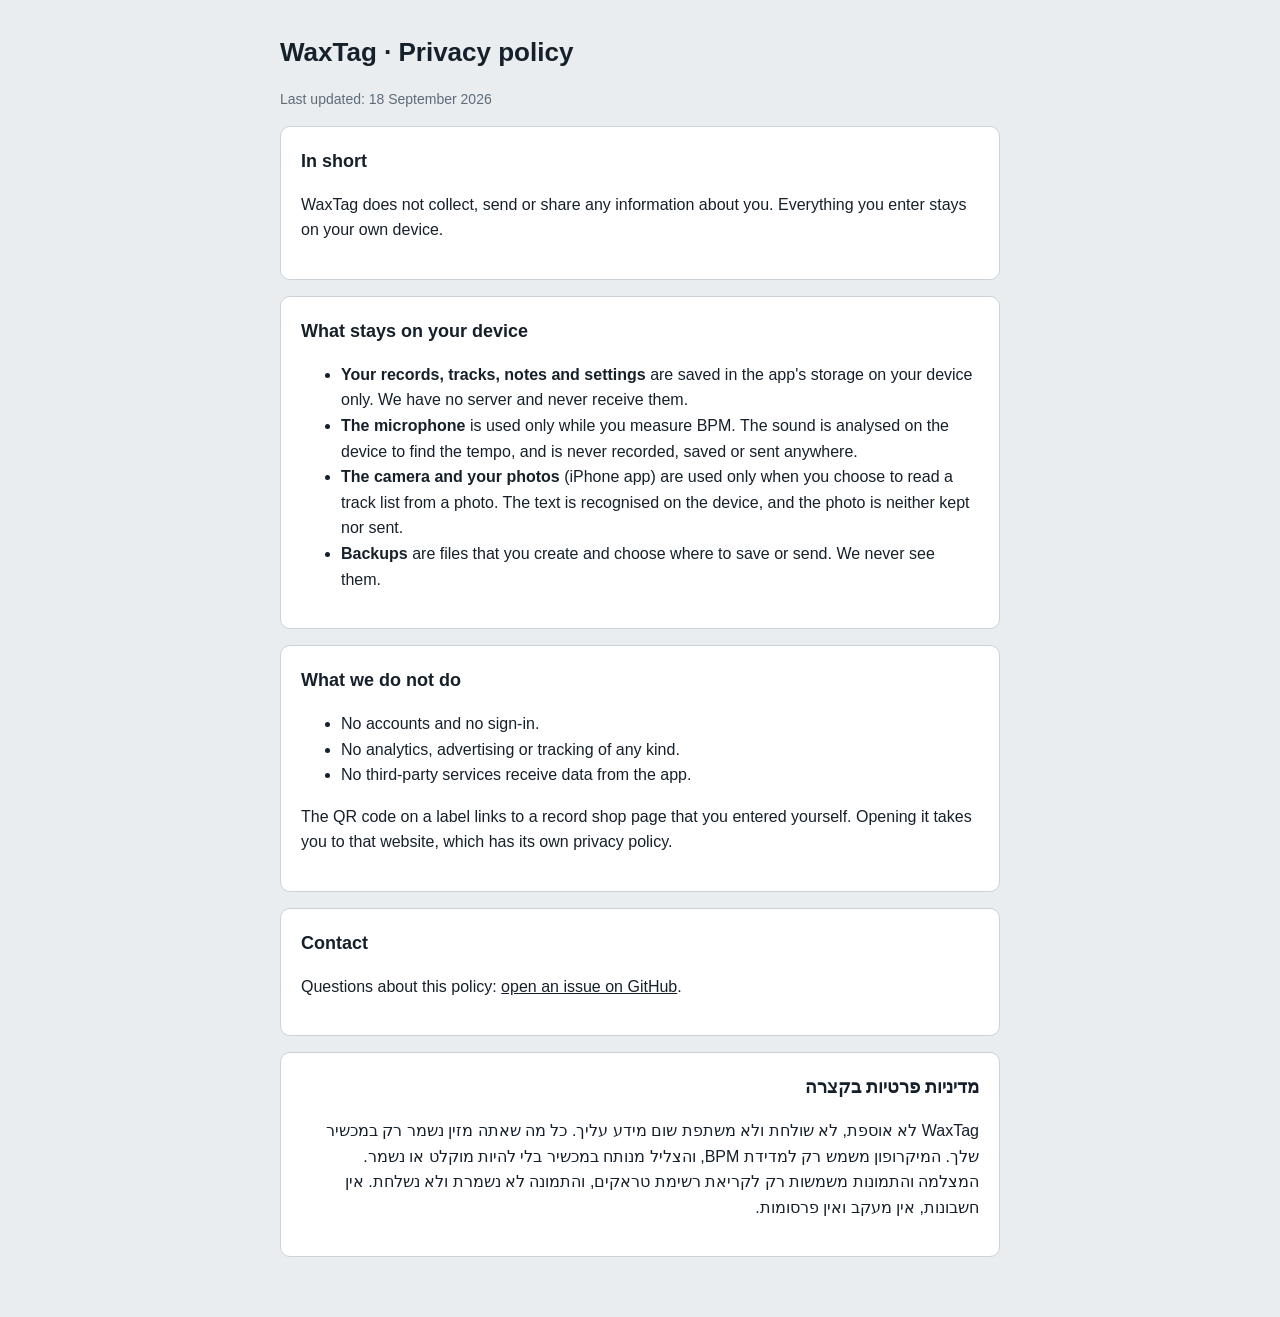
<file: privacy.html>
<!DOCTYPE html>
<html lang="en">
<head>
<meta charset="utf-8">
<meta name="viewport" content="width=device-width, initial-scale=1">
<title>WaxTag · Privacy policy</title>
<link rel="icon" href="icons/icon.svg" type="image/svg+xml">
<style>
:root{--bg:#E9EDF0;--panel:#FFFFFF;--ink:#16202A;--muted:#5E6C78;--line:#CBD3D9}
@media (prefers-color-scheme: dark){:root{--bg:#12181D;--panel:#1B232A;--ink:#E6EBEF;--muted:#98A6B1;--line:#2E3A43}}
body{margin:0;background:var(--bg);color:var(--ink);font-family:-apple-system,"Segoe UI",Arial,sans-serif;line-height:1.6}
main{max-width:720px;margin:0 auto;padding:32px 16px 60px}
section{background:var(--panel);border:1px solid var(--line);border-radius:10px;padding:20px;margin-top:16px}
h1{font-size:26px;margin:0}
h2{font-size:18px;margin:0 0 8px}
p,li{font-size:16px}
.muted{color:var(--muted);font-size:14px}
a{color:inherit}
</style>
</head>
<body>
<main>
  <h1>WaxTag · Privacy policy</h1>
  <p class="muted">Last updated: 18 September 2026</p>

  <section>
    <h2>In short</h2>
    <p>WaxTag does not collect, send or share any information about you. Everything you enter stays on your own device.</p>
  </section>

  <section>
    <h2>What stays on your device</h2>
    <ul>
      <li><b>Your records, tracks, notes and settings</b> are saved in the app's storage on your device only. We have no server and never receive them.</li>
      <li><b>The microphone</b> is used only while you measure BPM. The sound is analysed on the device to find the tempo, and is never recorded, saved or sent anywhere.</li>
      <li><b>The camera and your photos</b> (iPhone app) are used only when you choose to read a track list from a photo. The text is recognised on the device, and the photo is neither kept nor sent.</li>
      <li><b>Backups</b> are files that you create and choose where to save or send. We never see them.</li>
    </ul>
  </section>

  <section>
    <h2>What we do not do</h2>
    <ul>
      <li>No accounts and no sign-in.</li>
      <li>No analytics, advertising or tracking of any kind.</li>
      <li>No third-party services receive data from the app.</li>
    </ul>
    <p>The QR code on a label links to a record shop page that you entered yourself. Opening it takes you to that website, which has its own privacy policy.</p>
  </section>

  <section>
    <h2>Contact</h2>
    <p>Questions about this policy: <a href="https://github.com/raulrotman-commits/vinyl-labels/issues">open an issue on GitHub</a>.</p>
  </section>

  <section dir="rtl" lang="he">
    <h2>מדיניות פרטיות בקצרה</h2>
    <p>WaxTag לא אוספת, לא שולחת ולא משתפת שום מידע עליך. כל מה שאתה מזין נשמר רק במכשיר שלך. המיקרופון משמש רק למדידת BPM, והצליל מנותח במכשיר בלי להיות מוקלט או נשמר. המצלמה והתמונות משמשות רק לקריאת רשימת טראקים, והתמונה לא נשמרת ולא נשלחת. אין חשבונות, אין מעקב ואין פרסומות.</p>
  </section>
</main>
</body>
</html>
</file>
<file: fonts/fonts.css>
/* vietnamese */
@font-face {
  font-family: 'Archivo Narrow';
  font-style: normal;
  font-weight: 400;
  font-display: swap;
  src: url(tss0ApVBdCYD5Q7hcxTE1ArZ0bb_iXxw2d8oBxk.woff2) format('woff2');
  unicode-range: U+0102-0103, U+0110-0111, U+0128-0129, U+0168-0169, U+01A0-01A1, U+01AF-01B0, U+0300-0301, U+0303-0304, U+0308-0309, U+0323, U+0329, U+1EA0-1EF9, U+20AB;
}
/* latin-ext */
@font-face {
  font-family: 'Archivo Narrow';
  font-style: normal;
  font-weight: 400;
  font-display: swap;
  src: url(tss0ApVBdCYD5Q7hcxTE1ArZ0bb-iXxw2d8oBxk.woff2) format('woff2');
  unicode-range: U+0100-02BA, U+02BD-02C5, U+02C7-02CC, U+02CE-02D7, U+02DD-02FF, U+0304, U+0308, U+0329, U+1D00-1DBF, U+1E00-1E9F, U+1EF2-1EFF, U+2020, U+20A0-20AB, U+20AD-20C0, U+2113, U+2C60-2C7F, U+A720-A7FF;
}
/* latin */
@font-face {
  font-family: 'Archivo Narrow';
  font-style: normal;
  font-weight: 400;
  font-display: swap;
  src: url(tss0ApVBdCYD5Q7hcxTE1ArZ0bbwiXxw2d8o.woff2) format('woff2');
  unicode-range: U+0000-00FF, U+0131, U+0152-0153, U+02BB-02BC, U+02C6, U+02DA, U+02DC, U+0304, U+0308, U+0329, U+2000-206F, U+20AC, U+2122, U+2191, U+2193, U+2212, U+2215, U+FEFF, U+FFFD;
}
/* vietnamese */
@font-face {
  font-family: 'Archivo Narrow';
  font-style: normal;
  font-weight: 600;
  font-display: swap;
  src: url(tss0ApVBdCYD5Q7hcxTE1ArZ0bb_iXxw2d8oBxk.woff2) format('woff2');
  unicode-range: U+0102-0103, U+0110-0111, U+0128-0129, U+0168-0169, U+01A0-01A1, U+01AF-01B0, U+0300-0301, U+0303-0304, U+0308-0309, U+0323, U+0329, U+1EA0-1EF9, U+20AB;
}
/* latin-ext */
@font-face {
  font-family: 'Archivo Narrow';
  font-style: normal;
  font-weight: 600;
  font-display: swap;
  src: url(tss0ApVBdCYD5Q7hcxTE1ArZ0bb-iXxw2d8oBxk.woff2) format('woff2');
  unicode-range: U+0100-02BA, U+02BD-02C5, U+02C7-02CC, U+02CE-02D7, U+02DD-02FF, U+0304, U+0308, U+0329, U+1D00-1DBF, U+1E00-1E9F, U+1EF2-1EFF, U+2020, U+20A0-20AB, U+20AD-20C0, U+2113, U+2C60-2C7F, U+A720-A7FF;
}
/* latin */
@font-face {
  font-family: 'Archivo Narrow';
  font-style: normal;
  font-weight: 600;
  font-display: swap;
  src: url(tss0ApVBdCYD5Q7hcxTE1ArZ0bbwiXxw2d8o.woff2) format('woff2');
  unicode-range: U+0000-00FF, U+0131, U+0152-0153, U+02BB-02BC, U+02C6, U+02DA, U+02DC, U+0304, U+0308, U+0329, U+2000-206F, U+20AC, U+2122, U+2191, U+2193, U+2212, U+2215, U+FEFF, U+FFFD;
}
/* hebrew */
@font-face {
  font-family: 'Assistant';
  font-style: normal;
  font-weight: 400;
  font-display: swap;
  src: url(2sDcZGJYnIjSi6H75xkzamW5Kb8VZBHR.woff2) format('woff2');
  unicode-range: U+0307-0308, U+0590-05FF, U+200C-2010, U+20AA, U+25CC, U+FB1D-FB4F;
}
/* latin-ext */
@font-face {
  font-family: 'Assistant';
  font-style: normal;
  font-weight: 400;
  font-display: swap;
  src: url(2sDcZGJYnIjSi6H75xkzZmW5Kb8VZBHR.woff2) format('woff2');
  unicode-range: U+0100-02BA, U+02BD-02C5, U+02C7-02CC, U+02CE-02D7, U+02DD-02FF, U+0304, U+0308, U+0329, U+1D00-1DBF, U+1E00-1E9F, U+1EF2-1EFF, U+2020, U+20A0-20AB, U+20AD-20C0, U+2113, U+2C60-2C7F, U+A720-A7FF;
}
/* latin */
@font-face {
  font-family: 'Assistant';
  font-style: normal;
  font-weight: 400;
  font-display: swap;
  src: url(2sDcZGJYnIjSi6H75xkzaGW5Kb8VZA.woff2) format('woff2');
  unicode-range: U+0000-00FF, U+0131, U+0152-0153, U+02BB-02BC, U+02C6, U+02DA, U+02DC, U+0304, U+0308, U+0329, U+2000-206F, U+20AC, U+2122, U+2191, U+2193, U+2212, U+2215, U+FEFF, U+FFFD;
}
/* hebrew */
@font-face {
  font-family: 'Assistant';
  font-style: normal;
  font-weight: 600;
  font-display: swap;
  src: url(2sDcZGJYnIjSi6H75xkzamW5Kb8VZBHR.woff2) format('woff2');
  unicode-range: U+0307-0308, U+0590-05FF, U+200C-2010, U+20AA, U+25CC, U+FB1D-FB4F;
}
/* latin-ext */
@font-face {
  font-family: 'Assistant';
  font-style: normal;
  font-weight: 600;
  font-display: swap;
  src: url(2sDcZGJYnIjSi6H75xkzZmW5Kb8VZBHR.woff2) format('woff2');
  unicode-range: U+0100-02BA, U+02BD-02C5, U+02C7-02CC, U+02CE-02D7, U+02DD-02FF, U+0304, U+0308, U+0329, U+1D00-1DBF, U+1E00-1E9F, U+1EF2-1EFF, U+2020, U+20A0-20AB, U+20AD-20C0, U+2113, U+2C60-2C7F, U+A720-A7FF;
}
/* latin */
@font-face {
  font-family: 'Assistant';
  font-style: normal;
  font-weight: 600;
  font-display: swap;
  src: url(2sDcZGJYnIjSi6H75xkzaGW5Kb8VZA.woff2) format('woff2');
  unicode-range: U+0000-00FF, U+0131, U+0152-0153, U+02BB-02BC, U+02C6, U+02DA, U+02DC, U+0304, U+0308, U+0329, U+2000-206F, U+20AC, U+2122, U+2191, U+2193, U+2212, U+2215, U+FEFF, U+FFFD;
}
/* hebrew */
@font-face {
  font-family: 'Assistant';
  font-style: normal;
  font-weight: 700;
  font-display: swap;
  src: url(2sDcZGJYnIjSi6H75xkzamW5Kb8VZBHR.woff2) format('woff2');
  unicode-range: U+0307-0308, U+0590-05FF, U+200C-2010, U+20AA, U+25CC, U+FB1D-FB4F;
}
/* latin-ext */
@font-face {
  font-family: 'Assistant';
  font-style: normal;
  font-weight: 700;
  font-display: swap;
  src: url(2sDcZGJYnIjSi6H75xkzZmW5Kb8VZBHR.woff2) format('woff2');
  unicode-range: U+0100-02BA, U+02BD-02C5, U+02C7-02CC, U+02CE-02D7, U+02DD-02FF, U+0304, U+0308, U+0329, U+1D00-1DBF, U+1E00-1E9F, U+1EF2-1EFF, U+2020, U+20A0-20AB, U+20AD-20C0, U+2113, U+2C60-2C7F, U+A720-A7FF;
}
/* latin */
@font-face {
  font-family: 'Assistant';
  font-style: normal;
  font-weight: 700;
  font-display: swap;
  src: url(2sDcZGJYnIjSi6H75xkzaGW5Kb8VZA.woff2) format('woff2');
  unicode-range: U+0000-00FF, U+0131, U+0152-0153, U+02BB-02BC, U+02C6, U+02DA, U+02DC, U+0304, U+0308, U+0329, U+2000-206F, U+20AC, U+2122, U+2191, U+2193, U+2212, U+2215, U+FEFF, U+FFFD;
}
</file>
